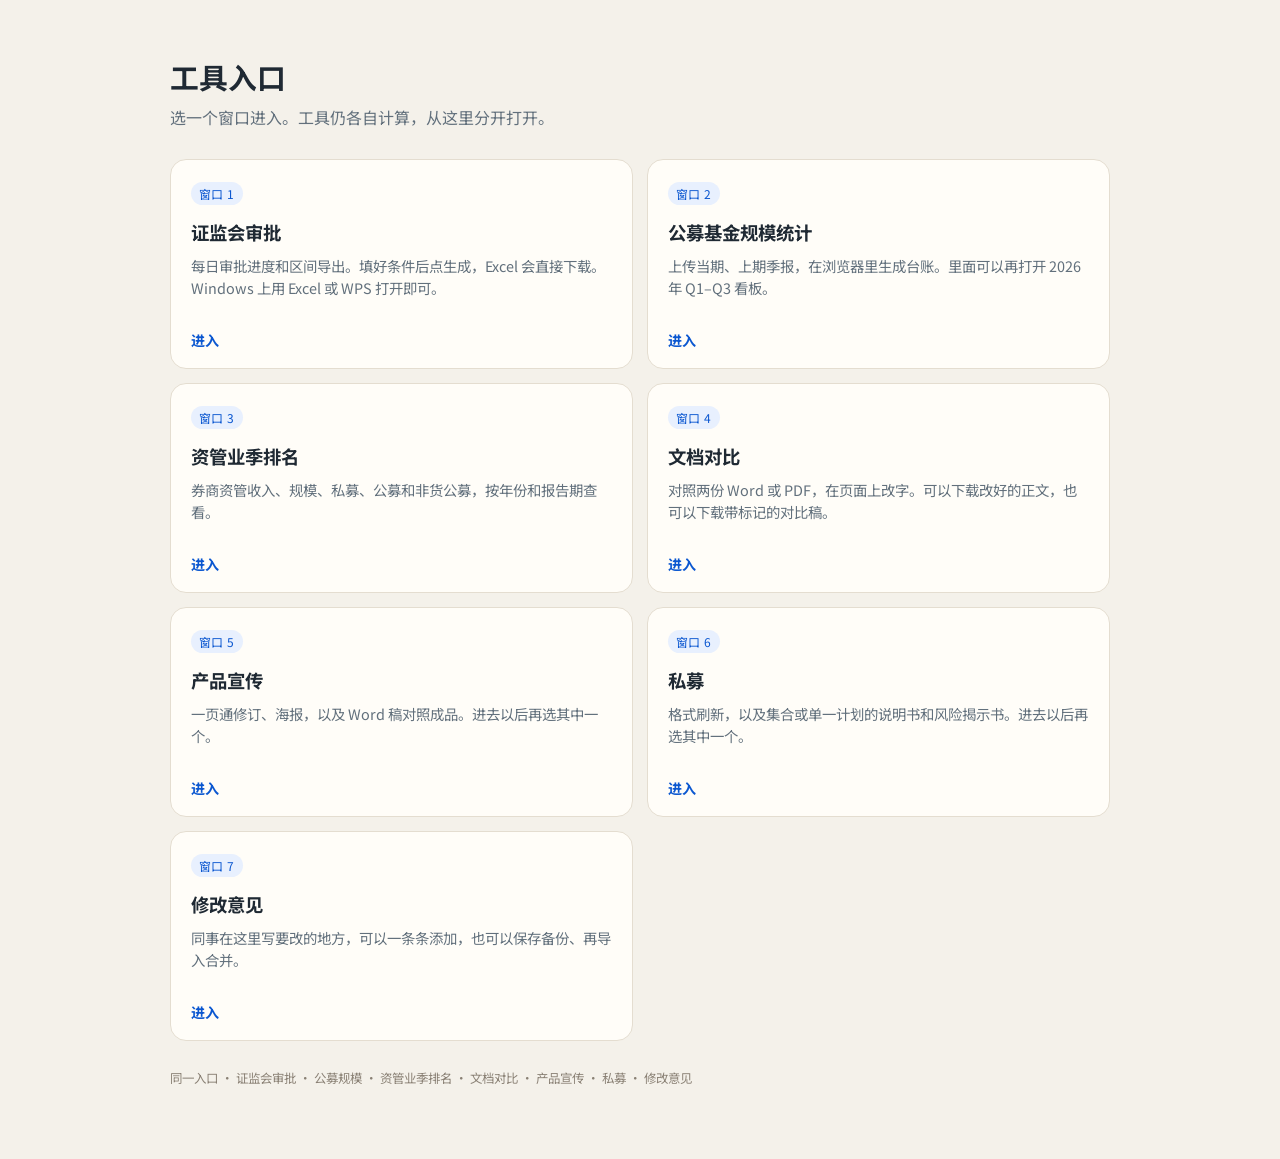
<file: index.html>
<!DOCTYPE html>
<html lang="zh-CN">
<head>
  <meta charset="UTF-8" />
  <meta name="viewport" content="width=device-width, initial-scale=1" />
  <title>工具入口</title>
  <link rel="preconnect" href="https://fonts.googleapis.com" />
  <link rel="preconnect" href="https://fonts.gstatic.com" crossorigin />
  <link href="https://fonts.googleapis.com/css2?family=Noto+Sans+SC:wght@400;500;700&display=swap" rel="stylesheet" />
  <style>
    :root {
      --bg: #f4f1ea;
      --paper: #fffdf8;
      --ink: #1f2933;
      --muted: #62707c;
      --line: #e4ddd0;
      --accent: #0b57d0;
    }
    * { box-sizing: border-box; }
    body {
      margin: 0;
      min-height: 100vh;
      font-family: "Noto Sans SC", "PingFang SC", "Microsoft YaHei", sans-serif;
      color: var(--ink);
      background: var(--bg);
    }
    .wrap { max-width: 980px; margin: 0 auto; padding: 56px 20px 72px; }
    h1 { margin: 0 0 8px; font-size: 1.8rem; font-weight: 700; }
    .sub { margin: 0 0 28px; color: var(--muted); line-height: 1.6; }
    .windows { display: grid; gap: 14px; }
    @media (min-width: 720px) { .windows { grid-template-columns: 1fr 1fr; } }
    a.window {
      display: flex;
      flex-direction: column;
      gap: 10px;
      min-height: 210px;
      padding: 22px 20px 18px;
      background: var(--paper);
      border: 1px solid var(--line);
      border-radius: 16px;
      color: inherit;
      text-decoration: none;
    }
    a.window:hover { border-color: #b9c7dc; }
    .tag {
      align-self: flex-start;
      font-size: 0.75rem;
      letter-spacing: 0.04em;
      color: var(--accent);
      background: #e8f0fe;
      border-radius: 999px;
      padding: 3px 8px;
    }
    a.window h2 { margin: 4px 0 0; font-size: 1.15rem; }
    a.window p { margin: 0; color: var(--muted); font-size: 0.9rem; line-height: 1.55; flex: 1; }
    .go { font-size: 0.88rem; font-weight: 700; color: var(--accent); }
    footer { margin-top: 28px; color: #8a8175; font-size: 0.78rem; }
  </style>
</head>
<body>
  <div class="wrap">
    <h1>工具入口</h1>
    <p class="sub">选一个窗口进入。工具仍各自计算，从这里分开打开。</p>
    <div class="windows">
      <a class="window" href="approval/">
        <span class="tag">窗口 1</span>
        <h2>证监会审批</h2>
        <p>每日审批进度和区间导出。填好条件后点生成，Excel 会直接下载。Windows 上用 Excel 或 WPS 打开即可。</p>
        <span class="go">进入</span>
      </a>
      <a class="window" href="aum/">
        <span class="tag">窗口 2</span>
        <h2>公募基金规模统计</h2>
        <p>上传当期、上期季报，在浏览器里生成台账。里面可以再打开 2026 年 Q1–Q3 看板。</p>
        <span class="go">进入</span>
      </a>
      <a class="window" href="ranking/">
        <span class="tag">窗口 3</span>
        <h2>资管业季排名</h2>
        <p>券商资管收入、规模、私募、公募和非货公募，按年份和报告期查看。</p>
        <span class="go">进入</span>
      </a>
      <a class="window" href="compare/">
        <span class="tag">窗口 4</span>
        <h2>文档对比</h2>
        <p>对照两份 Word 或 PDF，在页面上改字。可以下载改好的正文，也可以下载带标记的对比稿。</p>
        <span class="go">进入</span>
      </a>
      <a class="window" href="promo/">
        <span class="tag">窗口 5</span>
        <h2>产品宣传</h2>
        <p>一页通修订、海报，以及 Word 稿对照成品。进去以后再选其中一个。</p>
        <span class="go">进入</span>
      </a>
      <a class="window" href="simu/">
        <span class="tag">窗口 6</span>
        <h2>私募</h2>
        <p>格式刷新，以及集合或单一计划的说明书和风险揭示书。进去以后再选其中一个。</p>
        <span class="go">进入</span>
      </a>
      <a class="window" href="notes/">
        <span class="tag">窗口 7</span>
        <h2>修改意见</h2>
        <p>同事在这里写要改的地方，可以一条条添加，也可以保存备份、再导入合并。</p>
        <span class="go">进入</span>
      </a>
    </div>
    <footer>同一入口 · 证监会审批 · 公募规模 · 资管业季排名 · 文档对比 · 产品宣传 · 私募 · 修改意见</footer>
  </div>
</body>
</html>
</file>
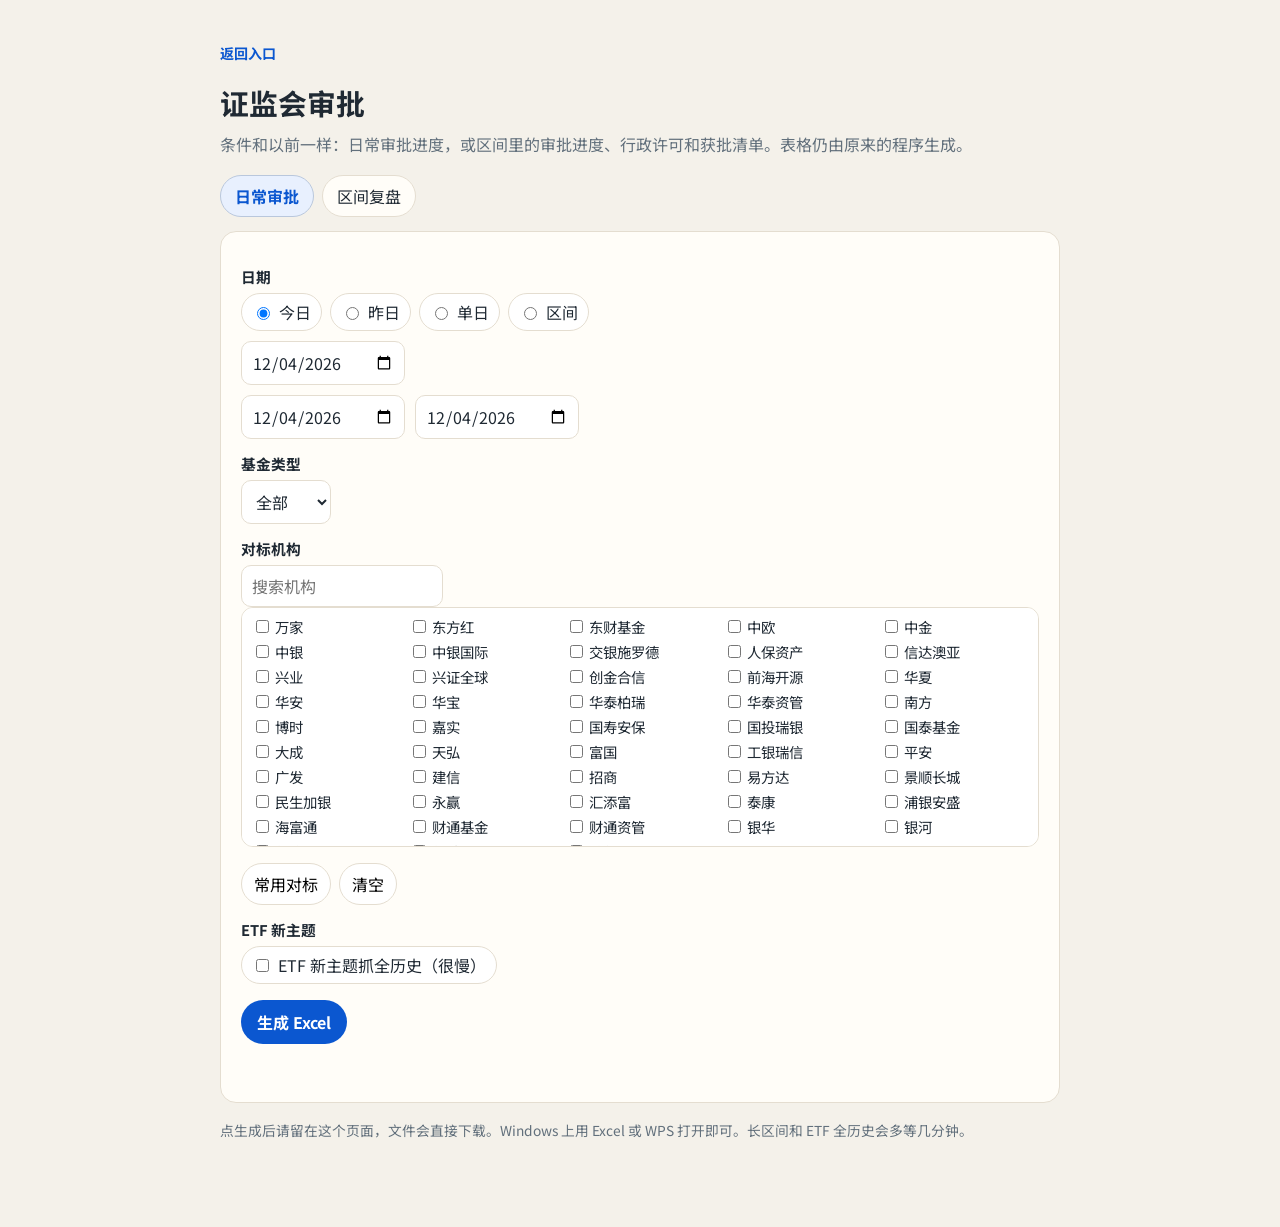
<file: approval/index.html>
<!DOCTYPE html>
<html lang="zh-CN">
<head>
  <meta charset="UTF-8" />
  <meta name="viewport" content="width=device-width, initial-scale=1" />
  <title>证监会审批</title>
  <link rel="preconnect" href="https://fonts.googleapis.com" />
  <link rel="preconnect" href="https://fonts.gstatic.com" crossorigin />
  <link href="https://fonts.googleapis.com/css2?family=Noto+Sans+SC:wght@400;500;700&display=swap" rel="stylesheet" />
  <style>
    :root {
      --bg: #f4f1ea;
      --paper: #fffdf8;
      --ink: #1f2933;
      --muted: #62707c;
      --line: #e4ddd0;
      --accent: #0b57d0;
    }
    * { box-sizing: border-box; }
    body {
      margin: 0;
      min-height: 100vh;
      font-family: "Noto Sans SC", "PingFang SC", "Microsoft YaHei", sans-serif;
      color: var(--ink);
      background: var(--bg);
    }
    .wrap { max-width: 880px; margin: 0 auto; padding: 40px 20px 72px; }
    a.back { color: var(--accent); font-weight: 700; text-decoration: none; font-size: 0.88rem; }
    h1 { margin: 18px 0 8px; font-size: 1.8rem; }
    .sub { margin: 0 0 18px; color: var(--muted); line-height: 1.65; }
    .tabs { display: flex; gap: 8px; margin-bottom: 14px; }
    .tabs button, button.go, button.quiet {
      font: inherit;
      cursor: pointer;
    }
    .tabs button {
      border: 1px solid var(--line);
      background: var(--paper);
      border-radius: 999px;
      padding: 8px 14px;
      color: var(--ink);
    }
    .tabs button.active { background: #e8f0fe; color: var(--accent); border-color: #b9c7dc; font-weight: 700; }
    .card {
      background: var(--paper);
      border: 1px solid var(--line);
      border-radius: 16px;
      padding: 20px;
    }
    .hidden { display: none; }
    label.field { display: block; margin: 14px 0 6px; font-weight: 700; font-size: 0.92rem; }
    .row { display: flex; flex-wrap: wrap; gap: 8px; }
    .chip {
      display: inline-flex;
      align-items: center;
      gap: 6px;
      border: 1px solid var(--line);
      border-radius: 999px;
      padding: 6px 10px;
      background: #fff;
    }
    input[type="date"], input[type="month"], input[type="search"], select {
      font: inherit;
      border: 1px solid var(--line);
      border-radius: 10px;
      padding: 8px 10px;
      background: #fff;
      color: var(--ink);
    }
    .dates { display: flex; flex-wrap: wrap; gap: 10px; margin-top: 10px; }
    .bench {
      max-height: 240px;
      overflow: auto;
      border: 1px solid var(--line);
      border-radius: 12px;
      padding: 8px 10px;
      background: #fff;
      display: grid;
      grid-template-columns: repeat(auto-fill, minmax(140px, 1fr));
      gap: 4px 10px;
    }
    .bench label { font-size: 0.9rem; }
    .actions { display: flex; flex-wrap: wrap; gap: 8px; margin-top: 16px; align-items: center; }
    button.go {
      border: 0;
      background: var(--accent);
      color: #fff;
      border-radius: 999px;
      padding: 10px 16px;
      font-weight: 700;
    }
    button.quiet {
      border: 1px solid var(--line);
      background: #fff;
      border-radius: 999px;
      padding: 8px 12px;
    }
    .status { margin: 12px 0 0; color: var(--muted); line-height: 1.6; min-height: 1.6em; }
    .note {
      margin-top: 16px;
      color: var(--muted);
      font-size: 0.86rem;
      line-height: 1.6;
    }
  </style>
</head>
<body>
  <div class="wrap">
    <a class="back" href="../">返回入口</a>
    <h1>证监会审批</h1>
    <p class="sub">条件和以前一样：日常审批进度，或区间里的审批进度、行政许可和获批清单。表格仍由原来的程序生成。</p>
    <div class="tabs">
      <button type="button" id="tabDaily" class="active">日常审批</button>
      <button type="button" id="tabPeriod">区间复盘</button>
    </div>

    <section class="card" id="panelDaily">
      <label class="field">日期</label>
      <div class="row" id="dateType">
        <label class="chip"><input type="radio" name="dtype" value="today" checked /> 今日</label>
        <label class="chip"><input type="radio" name="dtype" value="yesterday" /> 昨日</label>
        <label class="chip"><input type="radio" name="dtype" value="single" /> 单日</label>
        <label class="chip"><input type="radio" name="dtype" value="range" /> 区间</label>
      </div>
      <div class="dates hidden" id="rowSingle">
        <input type="date" id="singleDate" />
      </div>
      <div class="dates hidden" id="rowRange">
        <input type="date" id="startDate" />
        <input type="date" id="endDate" />
      </div>
      <label class="field" for="fundType">基金类型</label>
      <select id="fundType"></select>
      <label class="field" for="benchSearch">对标机构</label>
      <input type="search" id="benchSearch" placeholder="搜索机构" />
      <div class="bench" id="benchList"></div>
      <div class="actions">
        <button type="button" class="quiet" id="btnCommon">常用对标</button>
        <button type="button" class="quiet" id="btnClear">清空</button>
      </div>
      <label class="field">ETF 新主题</label>
      <label class="chip"><input type="checkbox" id="etfFull" /> ETF 新主题抓全历史（很慢）</label>
      <div class="actions">
        <button type="button" class="go" id="btnDaily">生成 Excel</button>
      </div>
      <p class="status" id="statusDaily"></p>
    </section>

    <section class="card hidden" id="panelPeriod">
      <label class="field">区间</label>
      <div class="dates">
        <input type="date" id="periodStart" />
        <input type="date" id="periodEnd" />
      </div>
      <label class="field" for="approveMonth">获批月份</label>
      <input type="month" id="approveMonth" />
      <div class="actions">
        <label class="chip"><input type="checkbox" id="incProgress" checked /> 审批进度公示</label>
        <label class="chip"><input type="checkbox" id="incResult" checked /> 行政许可事项</label>
      </div>
      <div class="actions">
        <button type="button" class="go" id="btnPeriod">生成 Excel</button>
      </div>
      <p class="status" id="statusPeriod"></p>
    </section>
    <p class="note">点生成后请留在这个页面，文件会直接下载。Windows 上用 Excel 或 WPS 打开即可。长区间和 ETF 全历史会多等几分钟。</p>
  </div>
  <script>
    const INSTITUTIONS = ["万家", "东方红", "东财基金", "中欧", "中金", "中银", "中银国际", "交银施罗德", "人保资产", "信达澳亚", "兴业", "兴证全球", "创金合信", "前海开源", "华夏", "华安", "华宝", "华泰柏瑞", "华泰资管", "南方", "博时", "嘉实", "国寿安保", "国投瑞银", "国泰基金", "大成", "天弘", "富国", "工银瑞信", "平安", "广发", "建信", "招商", "易方达", "景顺长城", "民生加银", "永赢", "汇添富", "泰康", "浦银安盛", "海富通", "财通基金", "财通资管", "银华", "银河", "长信", "长城", "鹏华"];
    const COMMON = ["华夏", "易方达", "广发", "富国", "南方", "嘉实", "汇添富", "博时", "招商", "鹏华"];
    const FUND_TYPES = ["全部", "货币型", "债券型", "混合型", "股票型", "REITs", "QDII", "ETF", "FOF"];

    function todayISO() {
      const d = new Date();
      const m = String(d.getMonth() + 1).padStart(2, "0");
      const day = String(d.getDate()).padStart(2, "0");
      return d.getFullYear() + "-" + m + "-" + day;
    }

    function previousMonth(iso) {
      const d = new Date(iso + "T00:00:00");
      d.setDate(1);
      d.setMonth(d.getMonth() - 1);
      return d.getFullYear() + "-" + String(d.getMonth() + 1).padStart(2, "0");
    }

    function selectedDateType() {
      return document.querySelector('input[name="dtype"]:checked').value;
    }

    function syncDateRows() {
      const value = selectedDateType();
      document.getElementById("rowSingle").classList.toggle("hidden", value !== "single");
      document.getElementById("rowRange").classList.toggle("hidden", value !== "range");
    }

    const selected = new Set();

    function syncSelected() {
      document.querySelectorAll("#benchList input").forEach((el) => {
        if (el.checked) selected.add(el.value);
        else selected.delete(el.value);
      });
    }

    function renderBench(filter) {
      const q = (filter || "").trim();
      const box = document.getElementById("benchList");
      box.innerHTML = "";
      INSTITUTIONS.filter((name) => !q || name.includes(q)).forEach((name) => {
        const label = document.createElement("label");
        const input = document.createElement("input");
        input.type = "checkbox";
        input.value = name;
        input.checked = selected.has(name);
        label.appendChild(input);
        label.append(" " + name);
        box.appendChild(label);
      });
    }

    function selectedBenches() {
      syncSelected();
      return INSTITUTIONS.filter((name) => selected.has(name));
    }

    function requestId() {
      const bytes = new Uint8Array(8);
      crypto.getRandomValues(bytes);
      return [...bytes].map((b) => b.toString(16).padStart(2, "0")).join("");
    }

    function saveBlob(blob, filename) {
      const url = URL.createObjectURL(blob);
      const link = document.createElement("a");
      link.href = url;
      link.download = filename || "csrc-export.xlsx";
      document.body.appendChild(link);
      link.click();
      link.remove();
      setTimeout(() => URL.revokeObjectURL(url), 4000);
    }

    async function waitForMeta(id, statusEl) {
      const started = Date.now();
      while (Date.now() - started < 40 * 60 * 1000) {
        await new Promise((resolve) => setTimeout(resolve, 5000));
        const mins = Math.floor((Date.now() - started) / 60000);
        if (mins >= 1) {
          statusEl.textContent = "正在生成，已等待 " + mins + " 分钟。长区间和 ETF 全历史会更久，请不要关闭页面。";
        }
        try {
          const resp = await fetch("./out/" + id + ".json?t=" + Date.now(), { cache: "no-store" });
          if (resp.ok) {
            const meta = await resp.json();
            if (meta && (meta.error || (meta.file && meta.filename))) return meta;
          }
        } catch (_) {}
      }
      throw new Error("等待超时，请稍后再试");
    }

    const QUEUE = "https://extendsclass.com/api/json-storage/bin/fdabeee";

    async function readQueue() {
      const resp = await fetch(QUEUE + "?t=" + Date.now(), { cache: "no-store" });
      if (!resp.ok) throw new Error("提交生成请求失败");
      const text = await resp.text();
      const cut = text.indexOf("<!");
      const data = JSON.parse(cut === -1 ? text : text.slice(0, cut));
      if (!data || !Array.isArray(data.requests)) data.requests = [];
      return data;
    }

    async function enqueue(payload) {
      const data = await readQueue();
      const pending = data.requests.filter((item) => item && !item.done);
      if (pending.length >= 6) throw new Error("当前排队的人比较多，请过几分钟再试");
      const id = requestId();
      data.requests.push({ id, payload, done: false });
      const put = await fetch(QUEUE, {
        method: "PUT",
        headers: { "Content-Type": "application/json" },
        body: JSON.stringify({ requests: data.requests.slice(-40) })
      });
      if (!put.ok) throw new Error("提交生成请求失败");
      return id;
    }

    async function generate(payload, statusEl, button) {
      button.disabled = true;
      statusEl.textContent = "正在生成，请留在这个页面。完成后会直接下载，Excel 和 WPS 都能打开。";
      try {
        const id = await enqueue(payload);
        const meta = await waitForMeta(id, statusEl);
        if (meta.error) throw new Error(meta.error);
        const fileResp = await fetch("./out/" + encodeURIComponent(meta.file) + "?t=" + Date.now(), { cache: "no-store" });
        if (!fileResp.ok) throw new Error("文件还没有发布出来");
        saveBlob(await fileResp.blob(), meta.filename);
        statusEl.textContent = "已开始下载。若浏览器询问保存位置，保存后用 Excel 或 WPS 打开。";
      } catch (err) {
        statusEl.textContent = "没有生成成功：" + (err && err.message ? err.message : err);
      } finally {
        button.disabled = false;
      }
    }

    document.getElementById("tabDaily").onclick = () => {
      document.getElementById("tabDaily").classList.add("active");
      document.getElementById("tabPeriod").classList.remove("active");
      document.getElementById("panelDaily").classList.remove("hidden");
      document.getElementById("panelPeriod").classList.add("hidden");
    };
    document.getElementById("tabPeriod").onclick = () => {
      document.getElementById("tabPeriod").classList.add("active");
      document.getElementById("tabDaily").classList.remove("active");
      document.getElementById("panelPeriod").classList.remove("hidden");
      document.getElementById("panelDaily").classList.add("hidden");
    };

    const today = todayISO();
    document.getElementById("singleDate").value = today;
    document.getElementById("startDate").value = today;
    document.getElementById("endDate").value = today;
    document.getElementById("periodEnd").value = today;
    document.getElementById("periodStart").value = today.slice(0, 4) + "-06-30";
    document.getElementById("approveMonth").value = previousMonth(today);
    FUND_TYPES.forEach((name) => {
      const option = document.createElement("option");
      option.value = name;
      option.textContent = name;
      document.getElementById("fundType").appendChild(option);
    });
    renderBench();
    syncDateRows();
    document.getElementById("dateType").addEventListener("change", syncDateRows);
    document.getElementById("benchSearch").addEventListener("input", (event) => {
      syncSelected();
      renderBench(event.target.value);
    });
    document.getElementById("btnClear").onclick = () => {
      selected.clear();
      renderBench(document.getElementById("benchSearch").value);
    };
    document.getElementById("btnCommon").onclick = () => {
      selected.clear();
      COMMON.forEach((name) => selected.add(name));
      renderBench(document.getElementById("benchSearch").value);
    };
    document.getElementById("btnDaily").onclick = () => {
      const dateType = selectedDateType();
      const payload = {
        kind: "daily",
        date_type: dateType,
        single_date: document.getElementById("singleDate").value,
        start_date: document.getElementById("startDate").value,
        end_date: document.getElementById("endDate").value,
        fund_type: document.getElementById("fundType").value,
        benchmarks: selectedBenches(),
        etf_full_history: document.getElementById("etfFull").checked
      };
      generate(payload, document.getElementById("statusDaily"), document.getElementById("btnDaily"));
    };
    document.getElementById("btnPeriod").onclick = () => {
      const includeProgress = document.getElementById("incProgress").checked;
      const includeResult = document.getElementById("incResult").checked;
      const statusEl = document.getElementById("statusPeriod");
      if (!includeProgress && !includeResult) {
        statusEl.textContent = "请至少勾选一个数据源。";
        return;
      }
      const payload = {
        kind: "period",
        start_date: document.getElementById("periodStart").value,
        end_date: document.getElementById("periodEnd").value,
        approve_month: document.getElementById("approveMonth").value,
        include_progress: includeProgress,
        include_result: includeResult
      };
      generate(payload, statusEl, document.getElementById("btnPeriod"));
    };
  </script>
</body>
</html>
</file>
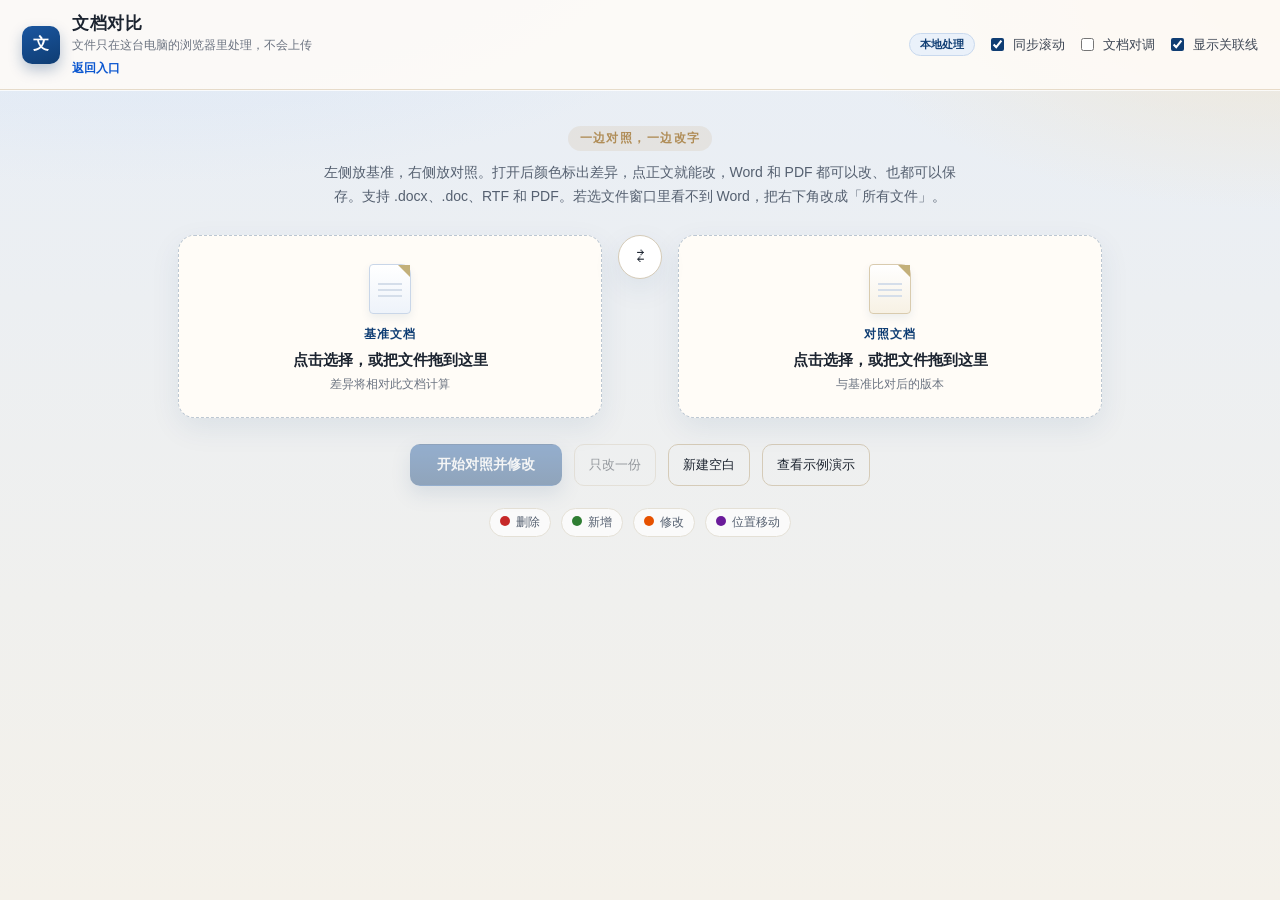
<file: compare/index.html>
<!DOCTYPE html>
<html lang="zh-CN">
<head>
  <meta charset="UTF-8" />
  <meta http-equiv="X-UA-Compatible" content="IE=edge" />
  <meta name="viewport" content="width=device-width, initial-scale=1" />
  <meta http-equiv="Cache-Control" content="no-cache, no-store, must-revalidate" />
  <meta name="color-scheme" content="light" />
  <title>文档对比</title>
  <link rel="icon" href="data:image/svg+xml,%3Csvg xmlns='http://www.w3.org/2000/svg' viewBox='0 0 32 32'%3E%3Crect width='32' height='32' rx='8' fill='%230f3d73'/%3E%3Ctext x='16' y='22' text-anchor='middle' font-size='16' fill='white' font-family='serif'%3E文%3C/text%3E%3C/svg%3E" />
  <link rel="stylesheet" href="style.css?v=20261030pdf" />
</head>
<body>
  <div id="oldBrowser" class="old-browser" hidden>
    当前是 Internet Explorer 或 Edge 的 IE 模式，页面无法运行。请关掉 IE 模式：地址栏右侧 ⋯ → 重新加载（不使用 Internet Explorer 模式），或改用 Microsoft Edge / Chrome 打开。
  </div>

  <header class="topbar">
    <div class="brand">
      <span class="logo">文</span>
      <div>
        <h1>文档对比</h1>
        <p>文件只在这台电脑的浏览器里处理，不会上传</p>
        <p style="margin:6px 0 0"><a href="../" style="color:#0b57d0;font-weight:700;text-decoration:none">返回入口</a></p>
      </div>
    </div>
    <div class="toolbar-actions">
      <span class="privacy-chip">本地处理</span>
      <span id="compareTools">
        <label class="chk"><input type="checkbox" id="syncScroll" checked /> 同步滚动</label>
        <label class="chk"><input type="checkbox" id="swapDocs" /> 文档对调</label>
        <label class="chk"><input type="checkbox" id="showLinks" checked /> 显示关联线</label>
        <button type="button" id="btnRecompare" class="btn ghost" hidden>按正文重比</button>
        <button type="button" id="btnSaveLeftTop" class="btn primary" hidden>基准 Word</button>
        <button type="button" id="btnSaveLeftPdfTop" class="btn ghost" hidden>基准 PDF</button>
        <button type="button" id="btnSaveRightTop" class="btn primary" hidden>对照 Word</button>
        <button type="button" id="btnSaveRightPdfTop" class="btn ghost" hidden>对照 PDF</button>
        <button type="button" id="btnManuscript" class="btn primary" hidden>下载对比稿</button>
        <button type="button" id="btnExportBoth" class="btn ghost" hidden>两侧另存</button>
      </span>
      <button type="button" id="btnEditSaveTop" class="btn primary" hidden>保存为 Word</button>
      <button type="button" id="btnEditSavePdfTop" class="btn ghost" hidden>保存为 PDF</button>
      <button type="button" id="btnReselect" class="btn ghost" hidden>返回</button>
    </div>
  </header>

  <section id="uploadPanel" class="upload-panel">
    <div class="hero">
      <p class="eyebrow" id="eyebrowText">一边对照，一边改字</p>
      <p class="lead" id="leadText">左侧放基准，右侧放对照。打开后颜色标出差异，点正文就能改，Word 和 PDF 都可以改、也都可以保存。支持 .docx、.doc、RTF 和 PDF。若选文件窗口里看不到 Word，把右下角改成「所有文件」。</p>
    </div>
    <div class="drop-row">
      <div class="drop" id="dropBase">
        <input type="file" id="fileBase" class="drop-file" accept=".docx,.doc,.pdf,.rtf" />
        <span class="drop-art" aria-hidden="true"></span>
        <em id="labelBase">基准文档</em>
        <strong id="nameBase">点击选择，或把文件拖到这里</strong>
        <span id="hintBase">差异将相对此文档计算</span>
      </div>
      <button type="button" id="btnSwapFiles" class="btn swap-mid" title="对调两个文件">⇄</button>
      <div class="drop" id="dropComp">
        <input type="file" id="fileComp" class="drop-file" accept=".docx,.doc,.pdf,.rtf" />
        <span class="drop-art alt" aria-hidden="true"></span>
        <em>对照文档</em>
        <strong id="nameComp">点击选择，或把文件拖到这里</strong>
        <span>与基准比对后的版本</span>
      </div>
    </div>
    <div class="upload-btns">
      <button type="button" id="btnCompare" class="btn primary" disabled>开始对照并修改</button>
      <button type="button" id="btnOpenEdit" class="btn ghost" disabled>只改一份</button>
      <button type="button" id="btnNewBlank" class="btn ghost">新建空白</button>
      <button type="button" id="btnDemo" class="btn ghost">查看示例演示</button>
    </div>
    <ul class="legend-preview">
      <li><i class="lg delete"></i>删除</li>
      <li><i class="lg insert"></i>新增</li>
      <li><i class="lg modify"></i>修改</li>
      <li><i class="lg move"></i>位置移动</li>
    </ul>
  </section>

  <section id="editPanel" class="edit-panel" hidden>
    <div class="edit-toolbar">
      <span class="tag comp">在线修改</span>
      <strong id="editFileName">—</strong>
      <em id="editMeta">0 段</em>
      <span class="edit-hint-bar">回车分段 · 段首退格合并 · 可存 Word 或 PDF</span>
      <span class="pane-actions">
        <button type="button" class="btn small" id="btnEditInsert">插入段落</button>
        <button type="button" class="btn small" id="btnEditDelete">删除本段</button>
        <button type="button" class="btn small primary" id="btnEditSave">保存为 Word</button>
        <button type="button" class="btn small" id="btnEditSavePdf">保存为 PDF</button>
      </span>
    </div>
    <div class="edit-sheet">
      <div class="pane-body edit-paper" id="editPane"></div>
    </div>
  </section>

  <section id="resultPanel" class="result-panel" hidden>
    <div class="docs-wrap" id="docsWrap">
      <article class="pane">
        <header class="pane-head">
          <span class="tag base">基准</span>
          <strong id="paneLeftName">—</strong>
          <em class="edit-hint">点这里改字</em>
          <span class="pane-actions">
            <button type="button" class="btn small" id="btnInsertLeft">插入段</button>
            <button type="button" class="btn small" id="btnDeleteLeft">删段</button>
            <button type="button" class="btn small primary" id="btnSaveLeft" title="保存为 Word">Word</button>
            <button type="button" class="btn small" id="btnSaveLeftPdf" title="保存为 PDF">PDF</button>
          </span>
        </header>
        <div class="pane-body" id="leftPane"></div>
      </article>
      <article class="pane">
        <header class="pane-head">
          <span class="tag comp">对照</span>
          <strong id="paneRightName">—</strong>
          <em class="edit-hint">点这里改字</em>
          <span class="pane-actions">
            <button type="button" class="btn small" id="btnInsertRight">插入段</button>
            <button type="button" class="btn small" id="btnDeleteRight">删段</button>
            <button type="button" class="btn small primary" id="btnSaveRight" title="保存为 Word">Word</button>
            <button type="button" class="btn small" id="btnSaveRightPdf" title="保存为 PDF">PDF</button>
          </span>
        </header>
        <div class="pane-body" id="rightPane"></div>
      </article>
      <svg id="connectors" class="connectors" xmlns="http://www.w3.org/2000/svg"></svg>
    </div>
    <aside class="sidebar">
      <div class="sim-box">
        <span>比对结果</span>
        <div>文本相似度</div>
        <b id="similarity">—</b>
      </div>
      <div class="filters" id="filters">
        <button type="button" data-kind="all" class="on">全部 <em id="cntAll">0</em></button>
        <button type="button" data-kind="delete" class="k-delete">删除 <em id="cntDelete">0</em></button>
        <button type="button" data-kind="insert" class="k-insert">新增 <em id="cntInsert">0</em></button>
        <button type="button" data-kind="modify" class="k-modify">修改 <em id="cntModify">0</em></button>
        <button type="button" data-kind="move" class="k-move">移动 <em id="cntMove">0</em></button>
      </div>
      <p class="apply-hint">点正文直接改。也可把一条差异改到左边或右边，随后自动重比。</p>
      <div class="change-list" id="changeList"></div>
    </aside>
  </section>

  <div id="loading" class="loading" hidden>
    <div class="spinner"></div>
    <p id="loadingText">正在处理，请稍候…</p>
  </div>
  <div id="saveBar" class="save-bar" hidden>
    <span id="saveBarText">改完后可保存为 Word 或 PDF</span>
    <button type="button" class="btn" id="btnSaveBarEdit">保存为 Word</button>
    <button type="button" class="btn" id="btnSaveBarEditPdf">保存为 PDF</button>
    <button type="button" class="btn" id="btnSaveBarManuscript" hidden>下载对比稿</button>
    <button type="button" class="btn" id="btnSaveBarLeft" hidden>基准 Word</button>
    <button type="button" class="btn" id="btnSaveBarLeftPdf" hidden>基准 PDF</button>
    <button type="button" class="btn" id="btnSaveBarRight" hidden>对照 Word</button>
    <button type="button" class="btn" id="btnSaveBarRightPdf" hidden>对照 PDF</button>
  </div>
  <div id="toast" class="toast" hidden></div>

  <noscript>请允许运行 JavaScript，并用 Microsoft Edge 或 Chrome 打开本页。</noscript>
  <script src="compat.js?v=20261030pdf"></script>
  <script src="vendor/jszip.min.js"></script>
  <script src="vendor/pdf.min.js"></script>
  <script src="engine.js?v=20261030pdf"></script>
  <script src="app.js?v=20261030pdf"></script>
</body>
</html>
</file>
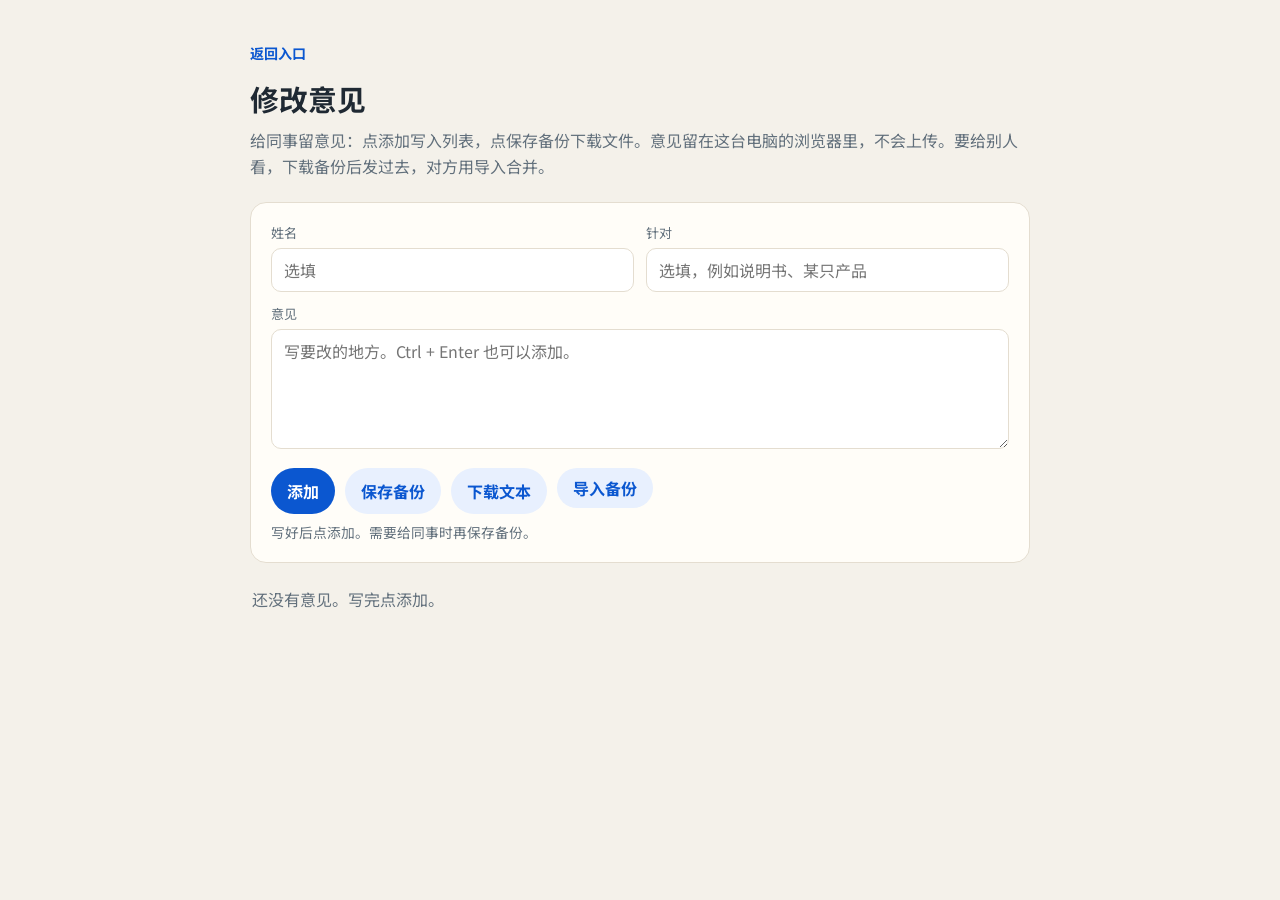
<file: notes/index.html>
<!DOCTYPE html>
<html lang="zh-CN">
<head>
  <meta charset="UTF-8" />
  <meta name="viewport" content="width=device-width, initial-scale=1" />
  <title>修改意见</title>
  <link rel="preconnect" href="https://fonts.googleapis.com" />
  <link rel="preconnect" href="https://fonts.gstatic.com" crossorigin />
  <link href="https://fonts.googleapis.com/css2?family=Noto+Sans+SC:wght@400;500;700&display=swap" rel="stylesheet" />
  <style>
    :root {
      --bg: #f4f1ea;
      --paper: #fffdf8;
      --ink: #1f2933;
      --muted: #62707c;
      --line: #e4ddd0;
      --accent: #0b57d0;
    }
    * { box-sizing: border-box; }
    body {
      margin: 0;
      min-height: 100vh;
      font-family: "Noto Sans SC", "PingFang SC", "Microsoft YaHei", sans-serif;
      color: var(--ink);
      background: var(--bg);
    }
    .wrap { max-width: 820px; margin: 0 auto; padding: 40px 20px 72px; }
    h1 { margin: 14px 0 8px; font-size: 1.8rem; font-weight: 700; }
    .sub { margin: 0 0 22px; color: var(--muted); line-height: 1.65; }
    .back { color: var(--accent); font-weight: 700; text-decoration: none; font-size: 0.88rem; }
    .card {
      background: var(--paper);
      border: 1px solid var(--line);
      border-radius: 16px;
      padding: 20px;
      margin-bottom: 16px;
    }
    label { display: block; font-size: 0.82rem; color: var(--muted); margin: 0 0 6px; }
    .grid { display: grid; gap: 12px; }
    @media (min-width: 640px) { .grid.two { grid-template-columns: 1fr 1fr; } }
    input, textarea {
      width: 100%;
      font: inherit;
      color: var(--ink);
      background: #fff;
      border: 1px solid var(--line);
      border-radius: 10px;
      padding: 9px 12px;
    }
    textarea { min-height: 120px; resize: vertical; line-height: 1.6; }
    .row { display: flex; flex-wrap: wrap; gap: 10px; margin-top: 14px; }
    button, .filebtn {
      border: 0;
      border-radius: 999px;
      padding: 8px 16px;
      font: inherit;
      font-weight: 700;
      cursor: pointer;
    }
    .primary { background: var(--accent); color: #fff; }
    .ghost { background: #e8f0fe; color: var(--accent); }
    .danger { background: #fde8e8; color: #9b2c2c; }
    button:disabled { opacity: 0.45; cursor: default; }
    input[type="file"] { display: none; }
    #status { margin: 8px 0 0; color: var(--muted); font-size: 0.86rem; }
    #list { list-style: none; padding: 0; margin: 0; }
    #list li {
      background: var(--paper);
      border: 1px solid var(--line);
      border-radius: 14px;
      padding: 14px 16px;
      margin-bottom: 10px;
    }
    .meta { color: var(--muted); font-size: 0.82rem; margin: 0 0 8px; }
    .body { white-space: pre-wrap; line-height: 1.65; }
    .actions { display: flex; gap: 10px; margin-top: 10px; }
    .actions button { padding: 5px 12px; font-size: 0.82rem; }
    .empty { color: var(--muted); padding: 8px 2px; }
  </style>
</head>
<body>
  <div class="wrap">
    <a class="back" href="../">返回入口</a>
    <h1>修改意见</h1>
    <p class="sub">给同事留意见：点添加写入列表，点保存备份下载文件。意见留在这台电脑的浏览器里，不会上传。要给别人看，下载备份后发过去，对方用导入合并。</p>
    <div class="card">
      <div class="grid two">
        <div>
          <label for="author">姓名</label>
          <input id="author" type="text" placeholder="选填" autocomplete="name" />
        </div>
        <div>
          <label for="target">针对</label>
          <input id="target" type="text" placeholder="选填，例如说明书、某只产品" />
        </div>
      </div>
      <div style="margin-top:12px">
        <label for="body">意见</label>
        <textarea id="body" placeholder="写要改的地方。Ctrl + Enter 也可以添加。"></textarea>
      </div>
      <div class="row">
        <button id="add" class="primary" type="button">添加</button>
        <button id="save" class="ghost" type="button">保存备份</button>
        <button id="text" class="ghost" type="button">下载文本</button>
        <label class="filebtn ghost" for="import">导入备份</label>
        <input id="import" type="file" accept=".json,application/json" />
      </div>
      <p id="status"></p>
    </div>
    <ul id="list"></ul>
  </div>
  <script src="app.js"></script>
</body>
</html>
</file>
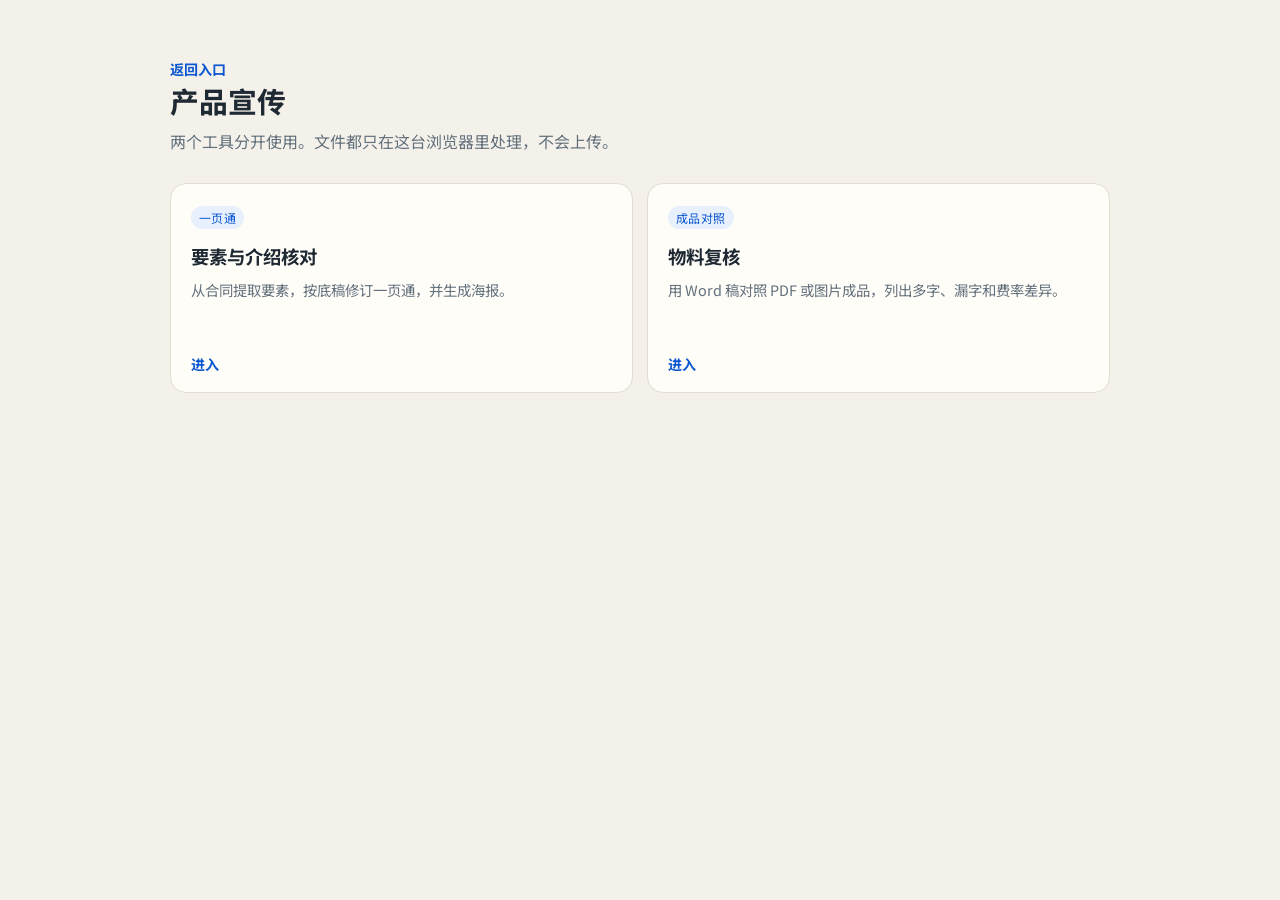
<file: promo/index.html>
<!DOCTYPE html>
<html lang="zh-CN">
<head>
  <meta charset="UTF-8" />
  <meta name="viewport" content="width=device-width, initial-scale=1" />
  <title>产品宣传</title>
  <link rel="preconnect" href="https://fonts.googleapis.com" />
  <link rel="preconnect" href="https://fonts.gstatic.com" crossorigin />
  <link href="https://fonts.googleapis.com/css2?family=Noto+Sans+SC:wght@400;500;700&display=swap" rel="stylesheet" />
  <style>
    :root {
      --bg: #f4f1ea;
      --paper: #fffdf8;
      --ink: #1f2933;
      --muted: #62707c;
      --line: #e4ddd0;
      --accent: #0b57d0;
    }
    * { box-sizing: border-box; }
    body {
      margin: 0;
      min-height: 100vh;
      font-family: "Noto Sans SC", "PingFang SC", "Microsoft YaHei", sans-serif;
      color: var(--ink);
      background: var(--bg);
    }
    .wrap { max-width: 980px; margin: 0 auto; padding: 56px 20px 72px; }
    h1 { margin: 0 0 8px; font-size: 1.8rem; font-weight: 700; }
    .sub { margin: 0 0 28px; color: var(--muted); line-height: 1.6; }
    .back { color: var(--accent); font-weight: 700; text-decoration: none; font-size: 0.88rem; }
    .windows { display: grid; gap: 14px; margin-top: 22px; }
    @media (min-width: 720px) { .windows { grid-template-columns: 1fr 1fr; } }
    a.window {
      display: flex;
      flex-direction: column;
      gap: 10px;
      min-height: 210px;
      padding: 22px 20px 18px;
      background: var(--paper);
      border: 1px solid var(--line);
      border-radius: 16px;
      color: inherit;
      text-decoration: none;
    }
    a.window:hover { border-color: #b9c7dc; }
    .tag {
      align-self: flex-start;
      font-size: 0.75rem;
      letter-spacing: 0.04em;
      color: var(--accent);
      background: #e8f0fe;
      border-radius: 999px;
      padding: 3px 8px;
    }
    a.window h2 { margin: 4px 0 0; font-size: 1.15rem; }
    a.window p { margin: 0; color: var(--muted); font-size: 0.9rem; line-height: 1.55; flex: 1; }
    .go { font-size: 0.88rem; font-weight: 700; color: var(--accent); }
  </style>
</head>
<body>
  <div class="wrap">
    <a class="back" href="../">返回入口</a>
    <h1>产品宣传</h1>
    <p class="sub">两个工具分开使用。文件都只在这台浏览器里处理，不会上传。</p>
    <div class="windows">
      <a class="window" href="https://zylugarry-lab.github.io/intro-baseline-review/">
        <span class="tag">一页通</span>
        <h2>要素与介绍核对</h2>
        <p>从合同提取要素，按底稿修订一页通，并生成海报。</p>
        <span class="go">进入</span>
      </a>
      <a class="window" href="https://zylugarry-lab.github.io/chanpin-xuanchuan-wuliao-fuhe/">
        <span class="tag">成品对照</span>
        <h2>物料复核</h2>
        <p>用 Word 稿对照 PDF 或图片成品，列出多字、漏字和费率差异。</p>
        <span class="go">进入</span>
      </a>
    </div>
  </div>
</body>
</html>
</file>
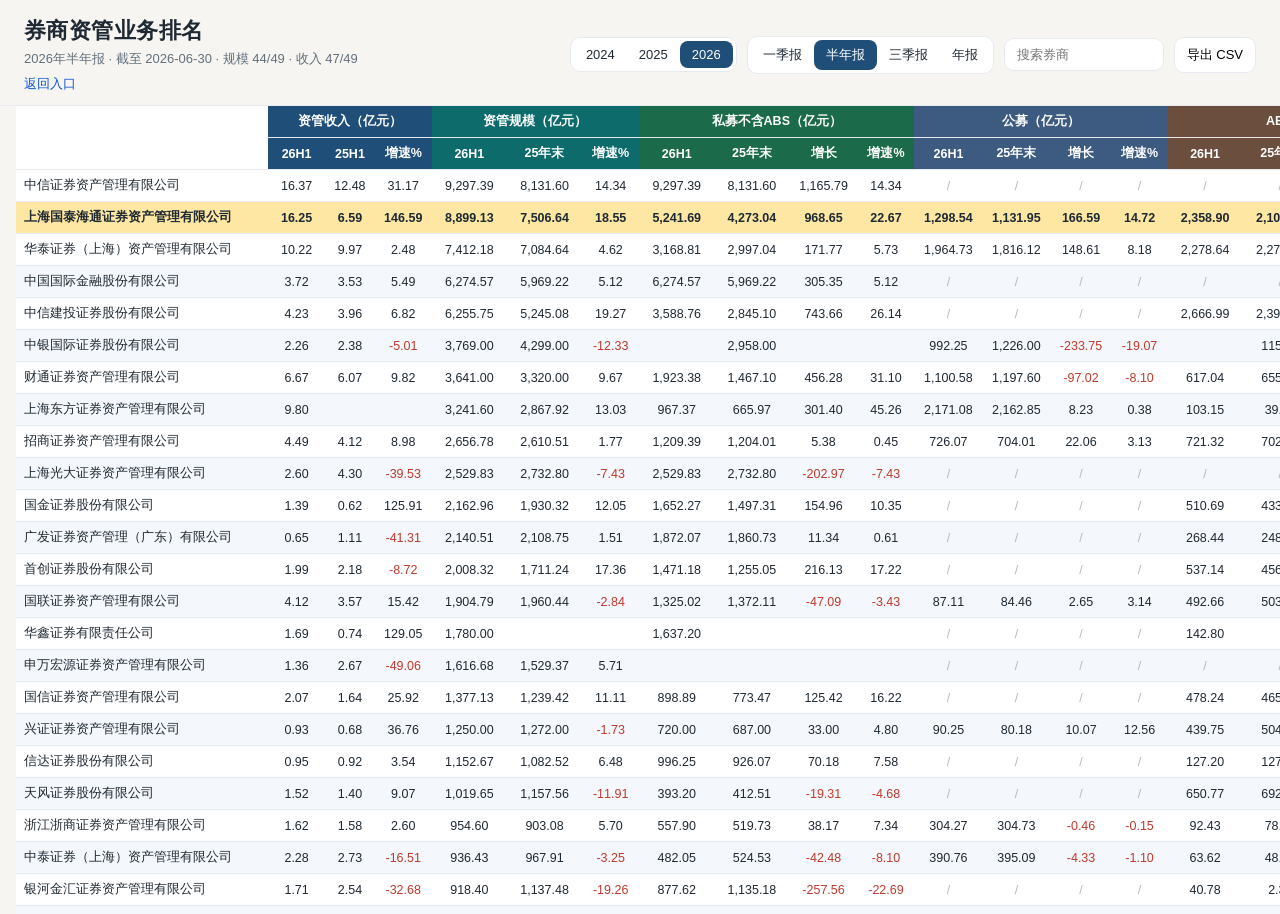
<file: ranking/index.html>
<!DOCTYPE html>
<html lang="zh-CN">
<head>
<meta charset="utf-8" />
<meta name="viewport" content="width=device-width, initial-scale=1" />
<title>券商资管业务排名</title>
<link rel="stylesheet" href="styles.css" />
</head>
<body>
<header class="top">
  <div class="brand">
    <h1>券商资管业务排名</h1>
    <p id="subtitle"></p>
    <p style="margin:6px 0 0"><a href="../" style="color:#0b57d0;font-size:13px;text-decoration:none">返回入口</a></p>
  </div>
  <div class="controls">
    <div class="group" id="years" role="tablist" aria-label="年份"></div>
    <div class="group" id="periods" role="tablist" aria-label="报告期"></div>
    <input id="q" type="search" placeholder="搜索券商" autocomplete="off" />
    <button id="csv" type="button">导出 CSV</button>
  </div>
</header>
<main>
  <div id="empty" class="empty" hidden></div>
  <div id="wrap" class="wrap">
    <table id="grid">
      <thead id="head"></thead>
      <tbody id="body"></tbody>
    </table>
  </div>
</main>
<script src="ranking.js"></script>
<script src="app.js"></script>
</body>
</html>
</file>
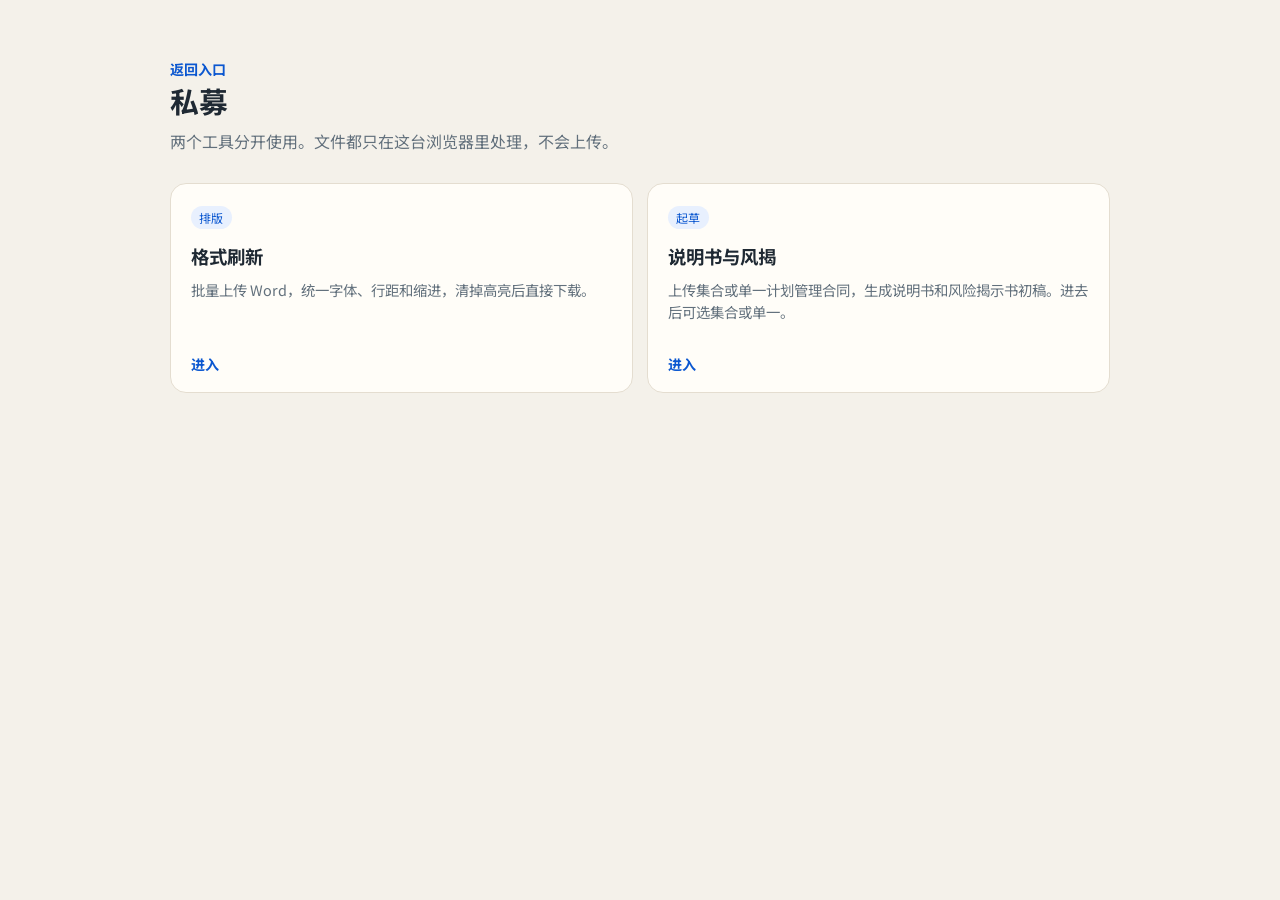
<file: simu/index.html>
<!DOCTYPE html>
<html lang="zh-CN">
<head>
  <meta charset="UTF-8" />
  <meta name="viewport" content="width=device-width, initial-scale=1" />
  <title>私募</title>
  <link rel="preconnect" href="https://fonts.googleapis.com" />
  <link rel="preconnect" href="https://fonts.gstatic.com" crossorigin />
  <link href="https://fonts.googleapis.com/css2?family=Noto+Sans+SC:wght@400;500;700&display=swap" rel="stylesheet" />
  <style>
    :root {
      --bg: #f4f1ea;
      --paper: #fffdf8;
      --ink: #1f2933;
      --muted: #62707c;
      --line: #e4ddd0;
      --accent: #0b57d0;
    }
    * { box-sizing: border-box; }
    body {
      margin: 0;
      min-height: 100vh;
      font-family: "Noto Sans SC", "PingFang SC", "Microsoft YaHei", sans-serif;
      color: var(--ink);
      background: var(--bg);
    }
    .wrap { max-width: 980px; margin: 0 auto; padding: 56px 20px 72px; }
    h1 { margin: 0 0 8px; font-size: 1.8rem; font-weight: 700; }
    .sub { margin: 0 0 28px; color: var(--muted); line-height: 1.6; }
    .back { color: var(--accent); font-weight: 700; text-decoration: none; font-size: 0.88rem; }
    .windows { display: grid; gap: 14px; margin-top: 22px; }
    @media (min-width: 720px) { .windows { grid-template-columns: 1fr 1fr; } }
    a.window {
      display: flex;
      flex-direction: column;
      gap: 10px;
      min-height: 210px;
      padding: 22px 20px 18px;
      background: var(--paper);
      border: 1px solid var(--line);
      border-radius: 16px;
      color: inherit;
      text-decoration: none;
    }
    a.window:hover { border-color: #b9c7dc; }
    .tag {
      align-self: flex-start;
      font-size: 0.75rem;
      letter-spacing: 0.04em;
      color: var(--accent);
      background: #e8f0fe;
      border-radius: 999px;
      padding: 3px 8px;
    }
    a.window h2 { margin: 4px 0 0; font-size: 1.15rem; }
    a.window p { margin: 0; color: var(--muted); font-size: 0.9rem; line-height: 1.55; flex: 1; }
    .go { font-size: 0.88rem; font-weight: 700; color: var(--accent); }
  </style>
</head>
<body>
  <div class="wrap">
    <a class="back" href="../">返回入口</a>
    <h1>私募</h1>
    <p class="sub">两个工具分开使用。文件都只在这台浏览器里处理，不会上传。</p>
    <div class="windows">
      <a class="window" href="../format/">
        <span class="tag">排版</span>
        <h2>格式刷新</h2>
        <p>批量上传 Word，统一字体、行距和缩进，清掉高亮后直接下载。</p>
        <span class="go">进入</span>
      </a>
      <a class="window" href="../plan-docs/">
        <span class="tag">起草</span>
        <h2>说明书与风揭</h2>
        <p>上传集合或单一计划管理合同，生成说明书和风险揭示书初稿。进去后可选集合或单一。</p>
        <span class="go">进入</span>
      </a>
    </div>
  </div>
</body>
</html>
</file>
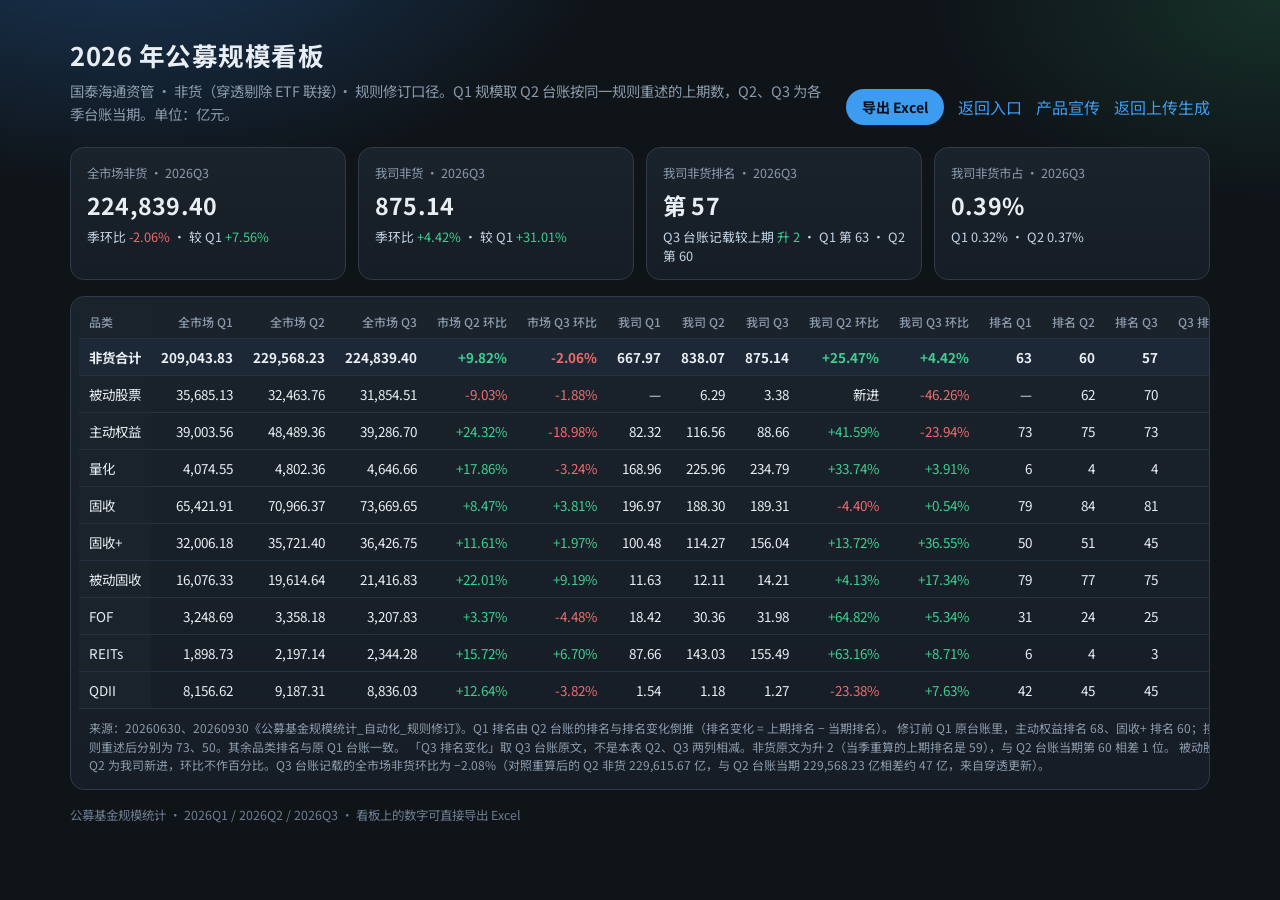
<file: aum/board.html>
<!DOCTYPE html>
<html lang="zh-CN">
<head>
  <meta charset="UTF-8" />
  <meta name="viewport" content="width=device-width, initial-scale=1" />
  <title>2026 Q1–Q3 公募规模看板</title>
  <link rel="preconnect" href="https://fonts.googleapis.com" />
  <link rel="preconnect" href="https://fonts.gstatic.com" crossorigin />
  <link href="https://fonts.googleapis.com/css2?family=DM+Sans:wght@400;500;600;700&family=Noto+Sans+SC:wght@400;500;700&display=swap" rel="stylesheet" />
  <style>
    :root {
      --bg: #0f1419;
      --panel: #1a222c;
      --panel-2: #232d3a;
      --line: #2f3b4a;
      --text: #e8eef4;
      --muted: #8b9aab;
      --accent: #3d9cf0;
      --ok: #3ecf8e;
      --err: #ef6b6b;
      --flat: #8b9aab;
    }
    * { box-sizing: border-box; }
    body {
      margin: 0;
      min-height: 100vh;
      font-family: "Noto Sans SC", "DM Sans", system-ui, sans-serif;
      color: var(--text);
      background:
        radial-gradient(900px 500px at 10% -10%, #1a3a5c 0%, transparent 55%),
        radial-gradient(700px 400px at 100% 0%, #163028 0%, transparent 50%),
        var(--bg);
    }
    .wrap { max-width: 1180px; margin: 0 auto; padding: 36px 20px 72px; }
    a { color: var(--accent); text-decoration: none; }
    a:hover { text-decoration: underline; }
    .top { display: flex; justify-content: space-between; gap: 16px; align-items: flex-end; flex-wrap: wrap; }
    h1 { margin: 0 0 6px; font-size: 1.6rem; letter-spacing: 0.02em; }
    .sub { margin: 0; color: var(--muted); font-size: 0.9rem; line-height: 1.6; max-width: 760px; }
    .actions { display: flex; gap: 14px; align-items: center; flex-wrap: wrap; }
    button.export {
      font: inherit;
      font-size: 0.88rem;
      font-weight: 700;
      color: #041018;
      background: var(--accent);
      border: 0;
      border-radius: 999px;
      padding: 8px 16px;
      cursor: pointer;
    }
    button.export:hover { filter: brightness(1.08); }
    .kpis { display: grid; grid-template-columns: repeat(4, 1fr); gap: 12px; margin: 22px 0 16px; }
    @media (max-width: 900px) { .kpis { grid-template-columns: 1fr 1fr; } }
    @media (max-width: 560px) { .kpis { grid-template-columns: 1fr; } }
    .kpi {
      background: linear-gradient(180deg, var(--panel) 0%, #161d26 100%);
      border: 1px solid var(--line);
      border-radius: 14px;
      padding: 16px 16px 14px;
    }
    .kpi .label { color: var(--muted); font-size: 0.78rem; margin-bottom: 6px; }
    .kpi .value { font-size: 1.45rem; font-weight: 700; letter-spacing: 0.01em; }
    .kpi .meta { margin-top: 6px; font-size: 0.8rem; color: #c5d4e4; line-height: 1.45; }
    .up { color: var(--ok); }
    .down { color: var(--err); }
    .card {
      background: linear-gradient(180deg, var(--panel) 0%, #161d26 100%);
      border: 1px solid var(--line);
      border-radius: 14px;
      padding: 8px 8px 12px;
      margin-bottom: 16px;
      overflow: auto;
    }
    table { width: 100%; border-collapse: collapse; font-size: 0.84rem; min-width: 980px; }
    th, td { padding: 8px 10px; text-align: right; white-space: nowrap; border-bottom: 1px solid #243140; }
    th { color: var(--muted); font-weight: 500; font-size: 0.75rem; }
    td.name, th.name { text-align: left; position: sticky; left: 0; background: #1a222c; }
    tr.total td { font-weight: 700; background: #1c2836; }
    tr.total td.name { background: #1c2836; }
    caption {
      caption-side: bottom;
      text-align: left;
      color: var(--muted);
      font-size: 0.75rem;
      line-height: 1.55;
      padding: 10px 10px 2px;
    }
    footer { margin-top: 8px; color: #6d7d8f; font-size: 0.78rem; }
  </style>
</head>
<body>
  <div class="wrap">
    <div class="top">
      <div>
        <h1>2026 年公募规模看板</h1>
        <p class="sub">国泰海通资管 · 非货（穿透剔除 ETF 联接）· 规则修订口径。Q1 规模取 Q2 台账按同一规则重述的上期数，Q2、Q3 为各季台账当期。单位：亿元。</p>
      </div>
      <div class="actions">
        <button type="button" id="exportExcel" class="export">导出 Excel</button>
        <a href="../">返回入口</a>
        <a href="../promo/">产品宣传</a>
        <a href="index.html">返回上传生成</a>
      </div>
    </div>
    <div class="kpis" id="kpis"></div>
    <div class="card">
      <table id="board">
        <thead>
          <tr>
            <th class="name">品类</th>
            <th>全市场 Q1</th>
            <th>全市场 Q2</th>
            <th>全市场 Q3</th>
            <th>市场 Q2 环比</th>
            <th>市场 Q3 环比</th>
            <th>我司 Q1</th>
            <th>我司 Q2</th>
            <th>我司 Q3</th>
            <th>我司 Q2 环比</th>
            <th>我司 Q3 环比</th>
            <th>排名 Q1</th>
            <th>排名 Q2</th>
            <th>排名 Q3</th>
            <th>Q3 排名变化</th>
          </tr>
        </thead>
        <tbody></tbody>
        <caption>
          来源：20260630、20260930《公募基金规模统计_自动化_规则修订》。Q1 排名由 Q2 台账的排名与排名变化倒推（排名变化 = 上期排名 − 当期排名）。
          修订前 Q1 原台账里，主动权益排名 68、固收+ 排名 60；按新规则重述后分别为 73、50。其余品类排名与原 Q1 台账一致。
          「Q3 排名变化」取 Q3 台账原文，不是本表 Q2、Q3 两列相减。非货原文为升 2（当季重算的上期排名是 59），与 Q2 台账当期第 60 相差 1 位。
          被动股票 Q2 为我司新进，环比不作百分比。Q3 台账记载的全市场非货环比为 −2.08%（对照重算后的 Q2 非货 229,615.67 亿，与 Q2 台账当期 229,568.23 亿相差约 47 亿，来自穿透更新）。
        </caption>
      </table>
    </div>
    <footer>公募基金规模统计 · 2026Q1 / 2026Q2 / 2026Q3 · 看板上的数字可直接导出 Excel</footer>
  </div>
  <script>
    // EXPORT_FNS
    const CATS = ["非货合计","被动股票","主动权益","量化","固收","固收+","被动固收","FOF","REITs","QDII"];
    const mkt = {
      q1: [209043.83, 35685.13, 39003.56, 4074.55, 65421.91, 32006.18, 16076.33, 3248.69, 1898.73, 8156.62],
      q2: [229568.23, 32463.76, 48489.36, 4802.36, 70966.37, 35721.4, 19614.64, 3358.18, 2197.14, 9187.31],
      q3: [224839.4, 31854.51, 39286.7, 4646.66, 73669.65, 36426.75, 21416.83, 3207.83, 2344.28, 8836.03]
    };
    const co = {
      q1: [667.97, 0, 82.32, 168.96, 196.97, 100.48, 11.63, 18.42, 87.66, 1.54],
      q2: [838.07, 6.29, 116.56, 225.96, 188.3, 114.27, 12.11, 30.36, 143.03, 1.18],
      q3: [875.14, 3.38, 88.66, 234.79, 189.31, 156.04, 14.21, 31.98, 155.49, 1.27]
    };
    const rankQ2 = [60, 62, 75, 4, 84, 51, 77, 24, 4, 45];
    const chgQ2 = [3, null, -2, 2, -5, -1, 2, 7, 2, -3];
    const rankQ3 = [57, 70, 73, 4, 81, 45, 75, 25, 3, 45];
    const chgQ3 = [2, -9, 1, 0, 2, 6, 1, -2, 1, -1];

    function ratio(curr, prev) {
      if (prev === 0 || prev == null || curr == null) return null;
      return (curr - prev) / prev;
    }
    function q1RankAt(i) {
      return chgQ2[i] == null ? null : rankQ2[i] + chgQ2[i];
    }

    const CRC_TABLE = (() => {
      const t = new Uint32Array(256);
      for (let n = 0; n < 256; n++) {
        let c = n;
        for (let k = 0; k < 8; k++) c = (c & 1) ? (0xedb88320 ^ (c >>> 1)) : (c >>> 1);
        t[n] = c >>> 0;
      }
      return t;
    })();
    function crc32(bytes) {
      let c = 0xffffffff;
      for (let i = 0; i < bytes.length; i++) c = CRC_TABLE[(c ^ bytes[i]) & 0xff] ^ (c >>> 8);
      return (c ^ 0xffffffff) >>> 0;
    }
    function zipStore(files) {
      const enc = new TextEncoder();
      const locals = [];
      const centrals = [];
      let offset = 0;
      const time = 22016;
      const date = 23917;
      for (const f of files) {
        const name = enc.encode(f.name);
        const data = f.data;
        const crc = crc32(data);
        const local = new Uint8Array(30 + name.length);
        const v = new DataView(local.buffer);
        v.setUint32(0, 0x04034b50, true);
        v.setUint16(4, 20, true);
        v.setUint16(8, 0, true);
        v.setUint16(10, time, true);
        v.setUint16(12, date, true);
        v.setUint32(14, crc, true);
        v.setUint32(18, data.length, true);
        v.setUint32(22, data.length, true);
        v.setUint16(26, name.length, true);
        local.set(name, 30);
        locals.push(local, data);
        const central = new Uint8Array(46 + name.length);
        const cv = new DataView(central.buffer);
        cv.setUint32(0, 0x02014b50, true);
        cv.setUint16(4, 20, true);
        cv.setUint16(6, 20, true);
        cv.setUint16(12, time, true);
        cv.setUint16(14, date, true);
        cv.setUint32(16, crc, true);
        cv.setUint32(20, data.length, true);
        cv.setUint32(24, data.length, true);
        cv.setUint16(28, name.length, true);
        cv.setUint32(42, offset, true);
        central.set(name, 46);
        centrals.push(central);
        offset += local.length + data.length;
      }
      const centralSize = centrals.reduce((n, b) => n + b.length, 0);
      const eocd = new Uint8Array(22);
      const e = new DataView(eocd.buffer);
      e.setUint32(0, 0x06054b50, true);
      e.setUint16(8, files.length, true);
      e.setUint16(10, files.length, true);
      e.setUint32(12, centralSize, true);
      e.setUint32(16, offset, true);
      const chunks = locals.concat(centrals, [eocd]);
      const total = chunks.reduce((n, b) => n + b.length, 0);
      const out = new Uint8Array(total);
      let p = 0;
      for (const b of chunks) { out.set(b, p); p += b.length; }
      return out;
    }
    const encXml = new TextEncoder();
    function xmlBytes(s) { return encXml.encode(s); }
    function esc(s) {
      return String(s).replace(/&/g, "&amp;").replace(/</g, "&lt;").replace(/>/g, "&gt;");
    }
    function colName(i) {
      let s = "";
      let n = i + 1;
      while (n) {
        const m = (n - 1) % 26;
        s = String.fromCharCode(65 + m) + s;
        n = Math.floor((n - 1) / 26);
      }
      return s;
    }
    function cellXml(c, r, value, style) {
      if (value == null || value === "") return "";
      const ref = colName(c) + r;
      const st = style ? ` s="${style}"` : "";
      if (typeof value === "number" && Number.isFinite(value)) {
        return `<c r="${ref}"${st}><v>${value}</v></c>`;
      }
      return `<c r="${ref}" t="inlineStr"${st}><is><t xml:space="preserve">${esc(value)}</t></is></c>`;
    }
    function sheetXml(rows, cols, merges, frozenRow) {
      const body = rows.map((row, i) => {
        const r = i + 1;
        const cells = row.map((item, c) => {
          if (!item) return "";
          return cellXml(c, r, item.v, item.s);
        }).join("");
        return `<row r="${r}">${cells}</row>`;
      }).join("");
      const colXml = (cols || []).map((w, i) => `<col min="${i + 1}" max="${i + 1}" width="${w}" customWidth="1"/>`).join("");
      const mergeXml = merges && merges.length
        ? `<mergeCells count="${merges.length}">${merges.map((m) => `<mergeCell ref="${m}"/>`).join("")}</mergeCells>`
        : "";
      const freeze = frozenRow
        ? `<sheetViews><sheetView workbookViewId="0"><pane ySplit="${frozenRow}" topLeftCell="A${frozenRow + 1}" activePane="bottomLeft" state="frozen"/></sheetView></sheetViews>`
        : "";
      return `<?xml version="1.0" encoding="UTF-8" standalone="yes"?>
<worksheet xmlns="http://schemas.openxmlformats.org/spreadsheetml/2006/main">
  <sheetPr><pageSetUpPr fitToPage="1"/></sheetPr>
  ${freeze}
  <cols>${colXml}</cols>
  <sheetData>${body}</sheetData>
  ${mergeXml}
  <pageMargins left="0.5" right="0.5" top="0.6" bottom="0.6" header="0.3" footer="0.3"/>
  <pageSetup orientation="landscape" fitToWidth="1" fitToHeight="1"/>
</worksheet>`;
    }
    function scaleCell(curr, prev, style, fresh) {
      if ((prev === 0 || prev == null) && curr > 0) return { v: fresh || "新进", s: 0 };
      const p = ratio(curr, prev);
      if (p == null) return { v: "—", s: 0 };
      return { v: p, s: style };
    }
    function numCell(v, style) {
      if (v == null) return { v: "—", s: 0 };
      return { v: v, s: style };
    }

    function buildWorkbookBytes() {
      const S = { title: 1, head: 2, num: 3, pct: 4, chg: 5, tnum: 6, tpct: 7, note: 8, rank: 9, trank: 10, tname: 11 };
      const headers = ["品类","全市场 Q1","全市场 Q2","全市场 Q3","市场 Q2 环比","市场 Q3 环比","我司 Q1","我司 Q2","我司 Q3","我司 Q2 环比","我司 Q3 环比","排名 Q1","排名 Q2","排名 Q3","Q3 排名变化"];
      const detail = [
        [{ v: "2026 年公募规模看板", s: S.title }],
        [{ v: "国泰海通资管 · 非货（穿透剔除 ETF 联接）· 规则修订口径。单位：亿元。Q1 为 Q2 台账按同一规则重述的上期数。", s: S.note }],
        [],
        headers.map((h) => ({ v: h, s: S.head }))
      ];
      CATS.forEach((name, i) => {
        const total = i === 0;
        const ns = total ? S.tnum : S.num;
        const ps = total ? S.tpct : S.pct;
        const rs = total ? S.trank : S.rank;
        const coQ1 = co.q1[i] === 0 ? { v: "—", s: 0 } : numCell(co.q1[i], ns);
        detail.push([
          { v: name, s: total ? S.tname : 0 },
          numCell(mkt.q1[i], ns),
          numCell(mkt.q2[i], ns),
          numCell(mkt.q3[i], ns),
          scaleCell(mkt.q2[i], mkt.q1[i], ps, "—"),
          scaleCell(mkt.q3[i], mkt.q2[i], ps, "—"),
          coQ1,
          numCell(co.q2[i], ns),
          numCell(co.q3[i], ns),
          scaleCell(co.q2[i], co.q1[i], ps, "新进"),
          scaleCell(co.q3[i], co.q2[i], ps, "新进"),
          q1RankAt(i) == null ? { v: "—", s: 0 } : { v: q1RankAt(i), s: rs },
          { v: rankQ2[i], s: rs },
          { v: rankQ3[i], s: rs },
          { v: chgQ3[i], s: S.chg }
        ]);
      });

      const share = (q) => co[q][0] / mkt[q][0];
      const rankQ1 = q1RankAt(0);
      const overview = [
        [{ v: "2026 年公募规模看板 · 概览", s: S.title }],
        [{ v: "与页面顶部四张卡片一致。规模单位：亿元。环比 =（当期 − 上期）/ 上期。", s: S.note }],
        [],
        ["指标","2026Q1","2026Q2","2026Q3","Q2 环比","Q3 环比","较 Q1"].map((h) => ({ v: h, s: S.head })),
        [
          { v: "全市场非货" },
          numCell(mkt.q1[0], S.num), numCell(mkt.q2[0], S.num), numCell(mkt.q3[0], S.num),
          scaleCell(mkt.q2[0], mkt.q1[0], S.pct), scaleCell(mkt.q3[0], mkt.q2[0], S.pct), scaleCell(mkt.q3[0], mkt.q1[0], S.pct)
        ],
        [
          { v: "我司非货" },
          numCell(co.q1[0], S.num), numCell(co.q2[0], S.num), numCell(co.q3[0], S.num),
          scaleCell(co.q2[0], co.q1[0], S.pct), scaleCell(co.q3[0], co.q2[0], S.pct), scaleCell(co.q3[0], co.q1[0], S.pct)
        ],
        [
          { v: "我司非货市占" },
          { v: share("q1"), s: S.pct }, { v: share("q2"), s: S.pct }, { v: share("q3"), s: S.pct },
          { v: "" }, { v: "" }, { v: "" }
        ],
        [
          { v: "我司非货排名" },
          { v: rankQ1, s: S.rank }, { v: rankQ2[0], s: S.rank }, { v: rankQ3[0], s: S.rank },
          { v: "" }, { v: chgQ3[0], s: S.chg }, { v: "" }
        ],
        [],
        [{ v: "Q3 排名变化取台账原文（升 / 降 / 持平），不是本表 Q2、Q3 名次相减。非货原文为升 2。", s: S.note }]
      ];

      const notes = [
        [{ v: "口径说明", s: S.title }],
        [],
        [{ v: "来源：20260630、20260930《公募基金规模统计_自动化_规则修订》。", s: S.note }],
        [{ v: "Q1 规模取 Q2 台账按同一规则重述的上期数，便于和 Q2、Q3 比较。Q2、Q3 为各季台账当期。", s: S.note }],
        [{ v: "Q1 排名由 Q2 台账的排名与排名变化倒推（排名变化 = 上期排名 − 当期排名）。", s: S.note }],
        [{ v: "修订前 Q1 原台账里，主动权益排名 68、固收+ 排名 60；按新规则重述后分别为 73、50。其余品类排名与原 Q1 台账一致。", s: S.note }],
        [{ v: "「Q3 排名变化」取 Q3 台账原文。非货原文为升 2（当季重算的上期排名是 59），与 Q2 台账当期第 60 相差 1 位。", s: S.note }],
        [{ v: "被动股票 Q2 为我司新进，环比不作百分比，表中记为「新进」。", s: S.note }],
        [{ v: "Q3 台账记载的全市场非货环比为 −2.08%（对照重算后的 Q2 非货 229,615.67 亿）。本表按 Q2 台账当期 229,568.23 亿计算，环比为 −2.06%，两者相差约 47 亿，来自穿透更新。", s: S.note }],
        [{ v: "本文件由看板页面导出，数字与页面一致，写在单元格里，可以继续用公式引用。", s: S.note }]
      ];

      const styles = `<?xml version="1.0" encoding="UTF-8" standalone="yes"?>
<styleSheet xmlns="http://schemas.openxmlformats.org/spreadsheetml/2006/main">
  <numFmts count="3">
    <numFmt numFmtId="164" formatCode="#,##0.00"/>
    <numFmt numFmtId="165" formatCode="+0.00%;-0.00%;0.00%"/>
    <numFmt numFmtId="166" formatCode="&quot;升 &quot;0;&quot;降 &quot;0;&quot;持平&quot;"/>
  </numFmts>
  <fonts count="5">
    <font><sz val="11"/><name val="微软雅黑"/></font>
    <font><b/><sz val="16"/><name val="微软雅黑"/></font>
    <font><b/><sz val="11"/><color rgb="FFFFFFFF"/><name val="微软雅黑"/></font>
    <font><b/><sz val="11"/><name val="微软雅黑"/></font>
    <font><sz val="10"/><color rgb="FF666666"/><name val="微软雅黑"/></font>
  </fonts>
  <fills count="4">
    <fill><patternFill patternType="none"/></fill>
    <fill><patternFill patternType="gray125"/></fill>
    <fill><patternFill patternType="solid"><fgColor rgb="FF1F4E79"/></patternFill></fill>
    <fill><patternFill patternType="solid"><fgColor rgb="FFE8F1FA"/></patternFill></fill>
  </fills>
  <borders count="1"><border><left/><right/><top/><bottom/><diagonal/></border></borders>
  <cellStyleXfs count="1"><xf numFmtId="0" fontId="0" fillId="0" borderId="0"/></cellStyleXfs>
  <cellXfs count="12">
    <xf numFmtId="0" fontId="0" fillId="0" borderId="0" xfId="0"/>
    <xf numFmtId="0" fontId="1" fillId="0" borderId="0" xfId="0" applyFont="1"/>
    <xf numFmtId="0" fontId="2" fillId="2" borderId="0" xfId="0" applyFont="1" applyFill="1" applyAlignment="1"><alignment horizontal="center" vertical="center" wrapText="1"/></xf>
    <xf numFmtId="164" fontId="0" fillId="0" borderId="0" xfId="0" applyNumberFormat="1"/>
    <xf numFmtId="165" fontId="0" fillId="0" borderId="0" xfId="0" applyNumberFormat="1"/>
    <xf numFmtId="166" fontId="0" fillId="0" borderId="0" xfId="0" applyNumberFormat="1" applyAlignment="1"><alignment horizontal="center"/></xf>
    <xf numFmtId="164" fontId="3" fillId="3" borderId="0" xfId="0" applyNumberFormat="1" applyFont="1" applyFill="1"/>
    <xf numFmtId="165" fontId="3" fillId="3" borderId="0" xfId="0" applyNumberFormat="1" applyFont="1" applyFill="1"/>
    <xf numFmtId="0" fontId="4" fillId="0" borderId="0" xfId="0" applyFont="1" applyAlignment="1"><alignment wrapText="1"/></xf>
    <xf numFmtId="1" fontId="0" fillId="0" borderId="0" xfId="0" applyNumberFormat="1" applyAlignment="1"><alignment horizontal="center"/></xf>
    <xf numFmtId="1" fontId="3" fillId="3" borderId="0" xfId="0" applyNumberFormat="1" applyFont="1" applyFill="1" applyAlignment="1"><alignment horizontal="center"/></xf>
    <xf numFmtId="0" fontId="3" fillId="3" borderId="0" xfId="0" applyFont="1" applyFill="1"/>
  </cellXfs>
  <cellStyles count="1"><cellStyle name="Normal" xfId="0" builtinId="0"/></cellStyles>
</styleSheet>`;
      const workbook = `<?xml version="1.0" encoding="UTF-8" standalone="yes"?>
<workbook xmlns="http://schemas.openxmlformats.org/spreadsheetml/2006/main" xmlns:r="http://schemas.openxmlformats.org/officeDocument/2006/relationships">
  <sheets>
    <sheet name="概览" sheetId="1" r:id="rId1"/>
    <sheet name="分品类" sheetId="2" r:id="rId2"/>
    <sheet name="说明" sheetId="3" r:id="rId3"/>
  </sheets>
</workbook>`;
      const files = [
        { name: "[Content_Types].xml", data: xmlBytes(`<?xml version="1.0" encoding="UTF-8" standalone="yes"?>
<Types xmlns="http://schemas.openxmlformats.org/package/2006/content-types">
  <Default Extension="rels" ContentType="application/vnd.openxmlformats-package.relationships+xml"/>
  <Default Extension="xml" ContentType="application/xml"/>
  <Override PartName="/xl/workbook.xml" ContentType="application/vnd.openxmlformats-officedocument.spreadsheetml.sheet.main+xml"/>
  <Override PartName="/xl/worksheets/sheet1.xml" ContentType="application/vnd.openxmlformats-officedocument.spreadsheetml.worksheet+xml"/>
  <Override PartName="/xl/worksheets/sheet2.xml" ContentType="application/vnd.openxmlformats-officedocument.spreadsheetml.worksheet+xml"/>
  <Override PartName="/xl/worksheets/sheet3.xml" ContentType="application/vnd.openxmlformats-officedocument.spreadsheetml.worksheet+xml"/>
  <Override PartName="/xl/styles.xml" ContentType="application/vnd.openxmlformats-officedocument.spreadsheetml.styles+xml"/>
</Types>`) },
        { name: "_rels/.rels", data: xmlBytes(`<?xml version="1.0" encoding="UTF-8" standalone="yes"?>
<Relationships xmlns="http://schemas.openxmlformats.org/package/2006/relationships">
  <Relationship Id="rId1" Type="http://schemas.openxmlformats.org/officeDocument/2006/relationships/officeDocument" Target="xl/workbook.xml"/>
</Relationships>`) },
        { name: "xl/workbook.xml", data: xmlBytes(workbook) },
        { name: "xl/_rels/workbook.xml.rels", data: xmlBytes(`<?xml version="1.0" encoding="UTF-8" standalone="yes"?>
<Relationships xmlns="http://schemas.openxmlformats.org/package/2006/relationships">
  <Relationship Id="rId1" Type="http://schemas.openxmlformats.org/officeDocument/2006/relationships/worksheet" Target="worksheets/sheet1.xml"/>
  <Relationship Id="rId2" Type="http://schemas.openxmlformats.org/officeDocument/2006/relationships/worksheet" Target="worksheets/sheet2.xml"/>
  <Relationship Id="rId3" Type="http://schemas.openxmlformats.org/officeDocument/2006/relationships/worksheet" Target="worksheets/sheet3.xml"/>
  <Relationship Id="rId4" Type="http://schemas.openxmlformats.org/officeDocument/2006/relationships/styles" Target="styles.xml"/>
</Relationships>`) },
        { name: "xl/styles.xml", data: xmlBytes(styles) },
        { name: "xl/worksheets/sheet1.xml", data: xmlBytes(sheetXml(overview, [22, 16, 16, 16, 14, 14, 14], ["A1:G1", "A2:G2"])) },
        { name: "xl/worksheets/sheet2.xml", data: xmlBytes(sheetXml(detail, [14, 16, 16, 16, 14, 14, 14, 14, 14, 14, 14, 12, 12, 12, 16], ["A1:O1", "A2:O2"], 4)) },
        { name: "xl/worksheets/sheet3.xml", data: xmlBytes(sheetXml(notes, [120], ["A1:A1"])) }
      ];
      return zipStore(files);
    }
    // END_EXPORT_FNS

    const num = (v) => v.toLocaleString("zh-CN", { minimumFractionDigits: 2, maximumFractionDigits: 2 });
    function pct(curr, prev) {
      if (prev === 0 || prev == null || curr == null) return null;
      return (curr - prev) / prev;
    }
    function pctCell(curr, prev, freshLabel) {
      if ((prev === 0 || prev == null) && curr > 0) return freshLabel || "新进";
      const p = pct(curr, prev);
      if (p == null) return "—";
      const cls = p > 0 ? "up" : p < 0 ? "down" : "";
      const sign = p > 0 ? "+" : "";
      return `<span class="${cls}">${sign}${(p * 100).toFixed(2)}%</span>`;
    }
    function rankCell(r) { return r == null ? "—" : r; }
    function chgCell(c) {
      if (c == null) return "—";
      if (c > 0) return `<span class="up">升 ${c}</span>`;
      if (c < 0) return `<span class="down">降 ${-c}</span>`;
      return `<span>持平</span>`;
    }

    const tbody = document.querySelector("#board tbody");
    CATS.forEach((name, i) => {
      const q1Rank = chgQ2[i] == null ? null : rankQ2[i] + chgQ2[i];
      const tr = document.createElement("tr");
      if (i === 0) tr.className = "total";
      tr.innerHTML = `
        <td class="name">${name}</td>
        <td>${num(mkt.q1[i])}</td>
        <td>${num(mkt.q2[i])}</td>
        <td>${num(mkt.q3[i])}</td>
        <td>${pctCell(mkt.q2[i], mkt.q1[i], "—")}</td>
        <td>${pctCell(mkt.q3[i], mkt.q2[i], "—")}</td>
        <td>${co.q1[i] ? num(co.q1[i]) : "—"}</td>
        <td>${num(co.q2[i])}</td>
        <td>${num(co.q3[i])}</td>
        <td>${pctCell(co.q2[i], co.q1[i])}</td>
        <td>${pctCell(co.q3[i], co.q2[i])}</td>
        <td>${rankCell(q1Rank)}</td>
        <td>${rankCell(rankQ2[i])}</td>
        <td>${rankCell(rankQ3[i])}</td>
        <td>${chgCell(chgQ3[i])}</td>`;
      tbody.appendChild(tr);
    });

    const share = (q) => co[q][0] / mkt[q][0];
    const rankQ1 = rankQ2[0] + chgQ2[0];
    document.getElementById("kpis").innerHTML = `
      <div class="kpi">
        <div class="label">全市场非货 · 2026Q3</div>
        <div class="value">${num(mkt.q3[0])}</div>
        <div class="meta">季环比 ${pctCell(mkt.q3[0], mkt.q2[0])} · 较 Q1 ${pctCell(mkt.q3[0], mkt.q1[0])}</div>
      </div>
      <div class="kpi">
        <div class="label">我司非货 · 2026Q3</div>
        <div class="value">${num(co.q3[0])}</div>
        <div class="meta">季环比 ${pctCell(co.q3[0], co.q2[0])} · 较 Q1 ${pctCell(co.q3[0], co.q1[0])}</div>
      </div>
      <div class="kpi">
        <div class="label">我司非货排名 · 2026Q3</div>
        <div class="value">第 ${rankQ3[0]}</div>
        <div class="meta">Q3 台账记载较上期 ${chgCell(chgQ3[0])} · Q1 第 ${rankQ1} · Q2 第 ${rankQ2[0]}</div>
      </div>
      <div class="kpi">
        <div class="label">我司非货市占 · 2026Q3</div>
        <div class="value">${(share("q3") * 100).toFixed(2)}%</div>
        <div class="meta">Q1 ${(share("q1") * 100).toFixed(2)}% · Q2 ${(share("q2") * 100).toFixed(2)}%</div>
      </div>`;

    document.getElementById("exportExcel").addEventListener("click", () => {
      const bytes = buildWorkbookBytes();
      const blob = new Blob([bytes], { type: "application/vnd.openxmlformats-officedocument.spreadsheetml.sheet" });
      const a = document.createElement("a");
      a.href = URL.createObjectURL(blob);
      a.download = "2026年公募规模看板_Q1-Q3.xlsx";
      document.body.appendChild(a);
      a.click();
      a.remove();
      setTimeout(() => URL.revokeObjectURL(a.href), 1500);
    });
  </script>
</body>
</html>
</file>
<file: compare/style.css>
:root {
  --bg0: #e8eef6;
  --bg1: #f4f1ea;
  --paper: #fffcf7;
  --ink: #1c2430;
  --muted: #6b7380;
  --line: #e4e0d6;
  --brand: #0f3d73;
  --brand-2: #1a56a0;
  --gold: #b08d57;
  --delete: #c62828;
  --insert: #2e7d32;
  --modify: #e65100;
  --move: #6a1b9a;
  --delete-bg: #fde8e8;
  --insert-bg: #e6f6e8;
  --modify-bg: #fff1dc;
  --move-bg: #f1e6fb;
  --shadow: 0 10px 30px rgba(15, 61, 115, 0.08);
  --radius: 16px;
}

* { box-sizing: border-box; }
html, body { height: 100%; margin: 0; }
[hidden] { display: none !important; }
body {
  font-family: "PingFang SC", "Microsoft YaHei", "Noto Sans SC", sans-serif;
  color: var(--ink);
  display: flex;
  flex-direction: column;
  background:
    radial-gradient(1200px 500px at 10% -10%, #d7e4f6 0%, transparent 55%),
    radial-gradient(900px 420px at 100% 0%, #efe6d4 0%, transparent 50%),
    linear-gradient(180deg, var(--bg0), var(--bg1));
}

.topbar {
  flex: 0 0 auto;
  display: flex;
  align-items: center;
  justify-content: space-between;
  gap: 16px;
  padding: 12px 22px;
  background: rgba(255, 252, 247, 0.88);
  border-bottom: 1px solid rgba(176, 141, 87, 0.28);
  box-shadow: 0 1px 0 rgba(255,255,255,0.8);
}
.brand { display: flex; align-items: center; gap: 12px; min-width: 0; }
.logo {
  width: 38px; height: 38px; border-radius: 10px;
  background: linear-gradient(160deg, var(--brand-2), var(--brand));
  color: #fff;
  display: grid; place-items: center;
  font-weight: 700;
  letter-spacing: 0.04em;
  box-shadow: 0 6px 14px rgba(15, 61, 115, 0.28);
}
.brand h1 { margin: 0; font-size: 17px; font-weight: 700; letter-spacing: 0.04em; }
.brand p { margin: 2px 0 0; font-size: 12px; color: var(--muted); }
.toolbar-actions { display: flex; align-items: center; gap: 12px; flex-wrap: wrap; }
.privacy-chip {
  font-size: 11px;
  color: var(--brand);
  background: #eaf1fa;
  border: 1px solid #c9d9ee;
  border-radius: 999px;
  padding: 3px 10px;
  font-weight: 600;
}
.old-browser {
  flex: 0 0 auto;
  background: #fff6dd;
  color: #7a4b00;
  padding: 10px 18px;
  font-size: 13px;
  border-bottom: 1px solid #f0d78c;
  line-height: 1.5;
}
.chk {
  font-size: 13px; color: #3d4654;
  -webkit-user-select: none; -ms-user-select: none; user-select: none;
  display: flex; align-items: center; gap: 6px;
}
.chk input { accent-color: var(--brand); }

.btn {
  border: 1px solid #d5cbb8;
  background: #fff;
  border-radius: 10px;
  padding: 8px 14px;
  cursor: pointer;
  font-size: 13px;
  color: var(--ink);
  font-family: inherit;
  transition: background .15s ease, box-shadow .15s ease, transform .15s ease;
}
.btn:hover { background: #faf6ee; }
.btn:disabled { opacity: 0.42; cursor: not-allowed; }
.btn.primary {
  background: linear-gradient(180deg, var(--brand-2), var(--brand));
  color: #fff;
  border-color: transparent;
  padding: 11px 26px;
  font-size: 14px;
  font-weight: 600;
  box-shadow: 0 8px 18px rgba(15, 61, 115, 0.24);
}
.btn.primary:hover { filter: brightness(1.06); }
.btn.ghost { background: transparent; }
.btn.small { padding: 4px 10px; font-size: 12px; border-radius: 8px; }
.swap-mid {
  width: 44px; height: 44px; border-radius: 50%;
  font-size: 18px; flex: 0 0 auto;
  background: #fff;
  box-shadow: var(--shadow);
  z-index: 1;
}

.upload-panel {
  padding: 36px 28px 48px;
  max-width: 980px;
  margin: 0 auto;
  width: 100%;
}
.hero { text-align: center; margin-bottom: 26px; }
.eyebrow {
  display: inline-block;
  margin: 0 0 10px;
  padding: 4px 12px;
  border-radius: 999px;
  font-size: 12px;
  letter-spacing: 0.12em;
  color: var(--gold);
  background: rgba(176, 141, 87, 0.12);
  font-weight: 600;
}
.lead {
  color: #556070;
  margin: 0 auto;
  max-width: 640px;
  line-height: 1.7;
  font-size: 14px;
}
.drop-row { display: flex; align-items: stretch; gap: 16px; }
.drop {
  position: relative;
  overflow: hidden;
  flex: 1;
  background: var(--paper);
  border: 1px dashed rgba(15, 61, 115, 0.28);
  border-radius: var(--radius);
  padding: 28px 20px 24px;
  text-align: center;
  cursor: pointer;
  display: flex;
  flex-direction: column;
  align-items: center;
  gap: 6px;
  box-shadow: var(--shadow);
  min-height: 176px;
  justify-content: center;
}
.drop:hover, .drop.over {
  border-color: var(--brand);
  border-style: solid;
  background: #f7faff;
  box-shadow: 0 14px 32px rgba(15, 61, 115, 0.12);
}
.drop.ready {
  border-style: solid;
  border-color: rgba(176, 141, 87, 0.55);
  background: #fff;
}
.drop .drop-file {
  position: absolute;
  top: 0; right: 0; bottom: 0; left: 0;
  width: 100%; height: 100%;
  margin: 0; padding: 0;
  opacity: 0;
  cursor: pointer;
  z-index: 2;
  font-size: 80px;
}
.drop-art {
  width: 42px; height: 50px;
  margin-bottom: 6px;
  border-radius: 4px 10px 4px 4px;
  background: linear-gradient(180deg, #fff, #eef3fa);
  border: 1px solid #c9d6e8;
  position: relative;
  box-shadow: 0 4px 10px rgba(15, 61, 115, 0.08);
}
.drop-art:before {
  content: "";
  position: absolute;
  top: 0; right: 0;
  border-style: solid;
  border-width: 0 12px 12px 0;
  border-color: transparent #c3b07a transparent transparent;
}
.drop-art:after {
  content: "";
  position: absolute;
  left: 8px; right: 8px; top: 18px;
  height: 18px;
  background: repeating-linear-gradient(180deg, #d5deea 0 2px, transparent 2px 6px);
}
.drop-art.alt { border-color: #d9cbae; background: linear-gradient(180deg, #fff, #f7f1e4); }
.drop em { font-style: normal; font-size: 12px; color: var(--brand); font-weight: 700; letter-spacing: 0.08em; }
.drop strong { font-size: 15px; word-break: break-all; line-height: 1.45; max-width: 100%; }
.drop span { font-size: 12px; color: var(--muted); }
.upload-btns { display: flex; gap: 12px; margin-top: 26px; justify-content: center; }
.legend-preview {
  display: flex; gap: 10px; list-style: none; padding: 0; margin: 22px 0 0;
  font-size: 12px; color: #556070;
  justify-content: center;
  flex-wrap: wrap;
}
.legend-preview li {
  background: rgba(255,255,255,0.7);
  border: 1px solid var(--line);
  border-radius: 999px;
  padding: 5px 10px;
}
.lg { display: inline-block; width: 10px; height: 10px; border-radius: 50%; margin-right: 6px; vertical-align: 0; }
.lg.delete { background: var(--delete); }
.lg.insert { background: var(--insert); }
.lg.modify { background: var(--modify); }
.lg.move { background: var(--move); }

.result-panel {
  flex: 1;
  min-height: 0;
  display: grid;
  grid-template-columns: 1fr 320px;
  background: #ebe6dc;
}
.docs-wrap {
  position: relative;
  display: grid;
  grid-template-columns: 1fr 1fr;
  min-width: 0;
  min-height: 0;
  overflow: hidden;
  gap: 0;
}
.pane {
  display: flex; flex-direction: column; min-width: 0; min-height: 0;
  border-right: 1px solid #ddd4c4;
  background: var(--paper);
}
.pane-head {
  flex: 0 0 auto;
  display: flex; align-items: center; gap: 8px;
  padding: 9px 16px;
  background: #f3eee4;
  border-bottom: 1px solid var(--line);
  font-size: 13px;
  flex-wrap: wrap;
}
.pane-head strong { overflow: hidden; text-overflow: ellipsis; white-space: nowrap; min-width: 0; }
.edit-hint {
  flex: 0 0 auto;
  font-style: normal;
  font-size: 11px;
  color: #9aa1ab;
}
.pane-actions { margin-left: auto; display: flex; gap: 6px; flex: 0 0 auto; }
.pane.is-dirty .tag::after {
  content: "已改";
  margin-left: 4px;
  font-size: 10px;
  background: #fff;
  color: var(--brand);
  padding: 0 4px;
  border-radius: 3px;
}
.tag {
  font-size: 11px; padding: 2px 8px; border-radius: 999px; color: #fff; flex: 0 0 auto;
  letter-spacing: 0.04em;
}
.tag.base { background: #5b6b78; }
.tag.comp { background: var(--brand); }
.pane-body {
  flex: 1;
  overflow: auto;
  background:
    linear-gradient(90deg, transparent 47px, rgba(192, 57, 43, 0.12) 47px, rgba(192, 57, 43, 0.12) 48px, transparent 48px),
    repeating-linear-gradient(180deg, transparent 0 31px, rgba(15, 61, 115, 0.04) 31px 32px),
    var(--paper);
  padding: 18px 28px 40vh 56px;
  position: relative;
  font-family: "Songti SC", "SimSun", serif;
  font-size: 15px;
  line-height: 2.13;
  color: #2a241c;
}

.para {
  margin: 0 0 8px;
  padding: 1px 4px;
  border-radius: 3px;
  scroll-margin: 80px;
  cursor: text;
  min-height: 1.5em;
  outline: none;
}
.para[contenteditable="true"]:focus {
  box-shadow: 0 0 0 2px rgba(26, 86, 160, 0.28);
  background: #f7fbff;
}
.para.box-delete { outline: 1px solid var(--delete); background: #fff7f7; }
.para.box-insert { outline: 1px solid var(--insert); background: #f4fff4; }
.para.box-modify { outline: 1px solid #e0b36a; }
.para.box-move { outline: 1px dashed var(--move); background: #fbf7ff; }

.hl { border-radius: 2px; padding: 0 1px; }
.hl-delete { background: var(--delete-bg); color: #7f1d1d; text-decoration: line-through; }
.hl-insert { background: var(--insert-bg); color: #14532d; }
.hl-modify { background: var(--modify-bg); color: #9a3412; }
.hl-move { background: var(--move-bg); color: #4a148c; }
#leftPane .hl-modify,
#leftPane .hl-delete { text-decoration: line-through; }
.hl.active, .para.flash { box-shadow: 0 0 0 2px #1565c0; }

.connectors {
  position: absolute;
  top: 0; right: 0; bottom: 0; left: 0;
  width: 100%; height: 100%;
  pointer-events: none;
  overflow: visible;
  z-index: 3;
}
.connectors path {
  fill: none;
  stroke-width: 1.4;
  stroke-dasharray: 5 4;
  opacity: 0.85;
}
.connectors path.sel {
  stroke-width: 2.2;
  stroke-dasharray: none;
  opacity: 1;
}

.sidebar {
  display: flex; flex-direction: column;
  background: #f7f4ee;
  border-left: 1px solid #ddd4c4;
  min-height: 0;
}
.sim-box {
  padding: 18px 18px 14px;
  border-bottom: 1px solid var(--line);
  font-size: 12px;
  color: var(--muted);
  letter-spacing: 0.06em;
}
.sim-box div { margin-top: 6px; color: #7b8490; letter-spacing: 0; }
.sim-box b {
  display: block;
  margin-top: 4px;
  color: var(--brand);
  font-size: 28px;
  letter-spacing: 0;
  font-weight: 700;
}
.filters {
  display: flex; flex-wrap: wrap; gap: 6px;
  padding: 12px;
  border-bottom: 1px solid var(--line);
}
.filters button {
  border: 1px solid #ddd4c4;
  background: #fff;
  border-radius: 999px;
  padding: 4px 10px;
  font-size: 12px;
  cursor: pointer;
  font-family: inherit;
}
.filters button.on { background: #eaf1fa; border-color: var(--brand); color: var(--brand); }
.filters .k-delete { color: var(--delete); }
.filters .k-insert { color: var(--insert); }
.filters .k-modify { color: var(--modify); }
.filters .k-move { color: var(--move); }
.filters em { font-style: normal; margin-left: 2px; }
.change-list { flex: 1; overflow: auto; padding: 10px; }
.card {
  background: #fff;
  border: 1px solid #ebe4d6;
  border-radius: 12px;
  padding: 11px 12px;
  margin-bottom: 8px;
  cursor: pointer;
  font-size: 12px;
  box-shadow: 0 1px 0 rgba(255,255,255,0.8);
}
.card:hover, .card.on { border-color: #b9cbe4; box-shadow: 0 6px 16px rgba(15, 61, 115, 0.08); }
.card .idx { color: var(--muted); margin-right: 6px; }
.card .kind { font-weight: 700; }
.card .kind.delete { color: var(--delete); }
.card .kind.insert { color: var(--insert); }
.card .kind.modify { color: var(--modify); }
.card .kind.move { color: var(--move); }
.card .row { margin-top: 6px; color: #3d4654; line-height: 1.5; word-break: break-word; }
.card .lab { color: #9aa1ab; margin-right: 4px; }

.loading {
  position: fixed;
  top: 0; right: 0; bottom: 0; left: 0;
  background: rgba(247, 244, 238, 0.72);
  display: flex;
  flex-direction: column;
  align-items: center;
  justify-content: center;
  z-index: 20;
}
.loading p { margin: 12px 0 0; color: var(--brand); font-weight: 600; }
.spinner {
  width: 36px; height: 36px;
  border: 3px solid #d5deea;
  border-top-color: var(--brand);
  border-radius: 50%;
  animation: spin .8s linear infinite;
}
@keyframes spin { to { transform: rotate(360deg); } }
.toast {
  position: fixed; bottom: 92px; left: 50%; transform: translateX(-50%);
  background: #1c2430; color: #fff; padding: 10px 16px;
  border-radius: 10px; z-index: 30; font-size: 13px;
  box-shadow: 0 10px 24px rgba(0,0,0,0.18);
}
.save-bar {
  position: fixed;
  left: 50%;
  bottom: 18px;
  transform: translateX(-50%);
  display: flex;
  align-items: center;
  gap: 10px;
  background: #0f3d73;
  color: #fff;
  padding: 10px 12px 10px 18px;
  border-radius: 14px;
  box-shadow: 0 12px 28px rgba(15, 61, 115, 0.3);
  z-index: 25;
  font-size: 13px;
  max-width: calc(100% - 24px);
  flex-wrap: wrap;
  justify-content: center;
}
.save-bar .btn {
  background: #fff;
  color: var(--brand);
  border-color: transparent;
  font-weight: 600;
  padding: 8px 14px;
}
.save-bar .btn:hover { background: #f4f7fb; }
.btn.small.primary {
  padding: 4px 10px;
  font-size: 12px;
  box-shadow: none;
}

.mode-tabs {
  display: inline-flex;
  margin: 0 0 16px;
  padding: 4px;
  background: rgba(255, 255, 255, 0.72);
  border: 1px solid rgba(176, 141, 87, 0.28);
  border-radius: 999px;
  gap: 4px;
}
.mode-tab {
  border: 0;
  background: transparent;
  color: var(--muted);
  font-family: inherit;
  font-size: 13px;
  font-weight: 600;
  padding: 7px 18px;
  border-radius: 999px;
  cursor: pointer;
}
.mode-tab.on {
  background: var(--brand);
  color: #fff;
  box-shadow: 0 6px 14px rgba(15, 61, 115, 0.22);
}
body.app-mode-edit .compare-only,
body.app-mode-edit #compareTools { display: none !important; }
body.app-mode-compare .edit-only { display: none !important; }
body.app-mode-edit .drop-row { max-width: 560px; margin: 0 auto; }
body.app-mode-edit .upload-panel { max-width: 720px; }

.edit-panel {
  flex: 1;
  min-height: 0;
  display: flex;
  flex-direction: column;
  background: #ebe6dc;
}
.edit-toolbar {
  flex: 0 0 auto;
  display: flex;
  align-items: center;
  gap: 10px;
  padding: 9px 18px;
  background: #f3eee4;
  border-bottom: 1px solid var(--line);
  font-size: 13px;
}
.edit-toolbar strong {
  overflow: hidden;
  text-overflow: ellipsis;
  white-space: nowrap;
  min-width: 0;
}
.edit-toolbar em {
  font-style: normal;
  color: var(--muted);
  flex: 0 0 auto;
}
.edit-hint-bar {
  color: #9aa1ab;
  font-size: 12px;
  flex: 1 1 auto;
  min-width: 0;
}
.edit-sheet {
  flex: 1;
  min-height: 0;
  overflow: auto;
  padding: 22px 16px 88px;
}
.edit-paper {
  max-width: 820px;
  min-height: calc(100% - 8px);
  margin: 0 auto;
  overflow: visible;
  box-shadow: var(--shadow);
  border: 1px solid #ddd4c4;
  border-radius: 2px;
}
.para:empty:before {
  content: "在这里输入…";
  color: #c0bbb2;
}

.apply-hint {
  margin: 0;
  padding: 8px 12px 0;
  font-size: 12px;
  color: var(--muted);
  line-height: 1.5;
}
.card .card-actions {
  margin-top: 8px;
  display: flex;
  gap: 6px;
}
.card .btn-apply {
  border: 1px solid #c9d9ee;
  background: #eaf1fa;
  color: var(--brand);
  border-radius: 8px;
  padding: 3px 8px;
  font-size: 12px;
  cursor: pointer;
  font-family: inherit;
}
.card .btn-apply:hover { background: #dce8f6; }
.card .btn-apply.alt {
  background: #fff;
  border-color: #ddd4c4;
  color: #3d4654;
}
.card .btn-apply.alt:hover { background: #f6f3ec; }

#compareTools { display: inline-flex; align-items: center; gap: 12px; flex-wrap: wrap; }

@media (max-width: 900px) {
  .result-panel { grid-template-columns: 1fr; }
  .sidebar { border-left: 0; border-top: 1px solid #ddd4c4; max-height: 40vh; }
  .drop-row { flex-direction: column; }
  .swap-mid { align-self: center; transform: rotate(90deg); }
  .pane-body { padding-left: 22px; background: var(--paper); }
  .edit-hint-bar { display: none; }
  .edit-toolbar { flex-wrap: wrap; }
}
</file>
<file: ranking/styles.css>
:root {
  --ink: #1f2933;
  --muted: #62707c;
  --line: #e6eaef;
  --bg: #f7f5f1;
  --paper: #fff;
  --gold: #fde7a2;
  --red: #c0392b;
  --slash: #b0b8c4;
  --zebra: #f4f7fb;
  --beta: #e7edf4;
}
* { box-sizing: border-box; }
html, body { margin: 0; height: 100%; }
body {
  font-family: "PingFang SC", "Noto Sans SC", "Source Han Sans SC", "Microsoft YaHei", sans-serif;
  color: var(--ink);
  background: var(--bg);
}
.top {
  position: sticky;
  top: 0;
  z-index: 5;
  display: flex;
  flex-wrap: wrap;
  justify-content: space-between;
  gap: 12px 24px;
  align-items: center;
  padding: 16px 24px 12px;
  background: rgba(247, 245, 241, 0.94);
  backdrop-filter: blur(8px);
  border-bottom: 1px solid var(--line);
}
h1 { margin: 0; font-size: 22px; font-weight: 650; letter-spacing: 0.02em; }
#subtitle { margin: 4px 0 0; color: var(--muted); font-size: 13px; }
.controls { display: flex; flex-wrap: wrap; gap: 10px; align-items: center; justify-content: flex-end; }
.group { display: flex; background: #fff; border: 1px solid var(--line); border-radius: 10px; padding: 3px; }
.group button {
  border: 0;
  background: transparent;
  color: var(--ink);
  font: inherit;
  font-size: 13px;
  padding: 6px 12px;
  border-radius: 8px;
  cursor: pointer;
}
.group button[aria-pressed="true"] { background: #1f4e79; color: #fff; }
#q, #csv {
  font: inherit;
  font-size: 13px;
  border: 1px solid var(--line);
  background: #fff;
  border-radius: 10px;
  padding: 8px 12px;
}
#q { width: 160px; }
#csv { cursor: pointer; }
#csv:hover, .group button:hover { filter: brightness(0.97); }
.wrap { overflow: auto; max-height: calc(100vh - 92px); padding: 0 16px 24px; }
table { border-collapse: separate; border-spacing: 0; min-width: 1680px; background: var(--paper); }
th, td {
  font-size: 12.5px;
  padding: 7px 8px;
  text-align: center;
  border-bottom: 1px solid var(--line);
  white-space: nowrap;
}
thead th {
  position: sticky;
  color: #fff;
  font-weight: 600;
  z-index: 2;
}
thead tr:first-child th { top: 0; height: 28px; }
thead tr:nth-child(2) th { top: 28px; }
.name, th.name { text-align: left; position: sticky; left: 0; z-index: 3; min-width: 240px; background: #fff; }
thead th.name { z-index: 4; }
td.num { font-variant-numeric: tabular-nums; }
td.neg { color: var(--red); }
td.slash { color: var(--slash); }
tr.zebra td { background: var(--zebra); }
tr.zebra td.name { background: var(--zebra); }
tr.ours td { background: var(--gold); font-weight: 600; }
tr.ours td.name { background: var(--gold); }
tr.beta td { background: var(--beta); font-weight: 650; }
tr.beta td.name { background: var(--beta); }
.empty {
  margin: 48px auto;
  max-width: 520px;
  background: #fff;
  border: 1px solid var(--line);
  border-radius: 16px;
  padding: 28px 32px;
}
.empty h2 { margin: 0 0 8px; font-size: 18px; }
.empty p { margin: 0; color: var(--muted); line-height: 1.6; }
.empty button {
  margin: 8px 8px 0 0;
  border: 1px solid var(--line);
  background: #fff;
  border-radius: 8px;
  padding: 6px 10px;
  cursor: pointer;
  font: inherit;
}
.g-income { background: #1f4e79; }
.g-scale { background: #0e6b6b; }
.g-private { background: #1b6b4a; }
.g-public { background: #3d5a80; }
.g-abs { background: #6b4e3d; }
.g-non { background: #4c4563; }
.g-id { background: #1b3a4b; }
</file>
